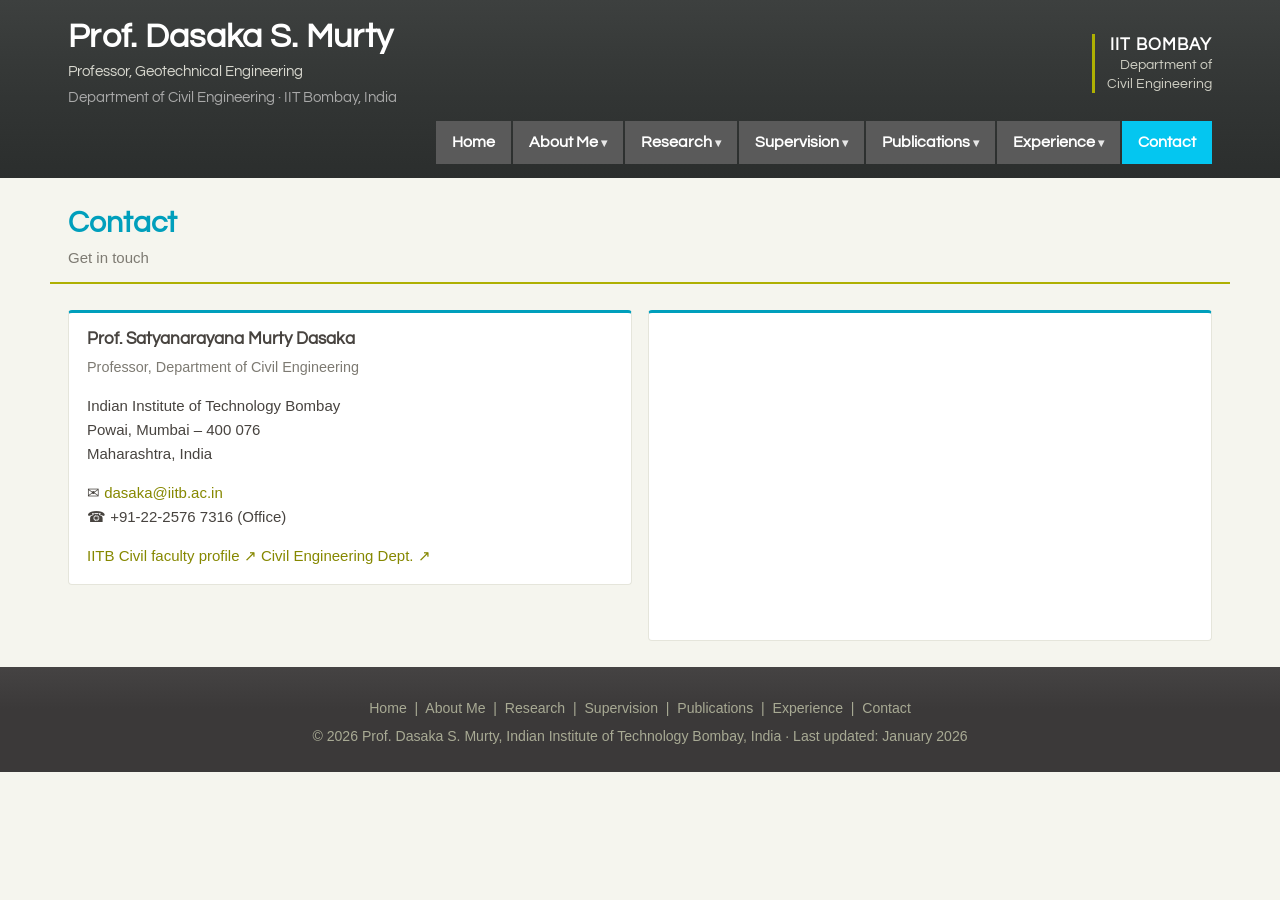
<file: contact.html>
<!doctype html>
<html lang="en">
<head>
<meta charset="utf-8">
<meta name="viewport" content="width=device-width, initial-scale=1">
<title>Contact | Prof. Dasaka S. Murty</title>
<link href="https://fonts.googleapis.com/css2?family=Questrial&display=swap" rel="stylesheet">
<link rel="stylesheet" href="assets/style.css">
</head>
<body>

<div class="page-head"><div class="wrap">
  <h1>Contact</h1>
  <p>Get in touch</p>
</div></div>

<section>
  <div class="wrap grid c2" style="align-items:start">
    <div class="card">
      <h3>Prof. Satyanarayana Murty Dasaka</h3>
      <p class="meta" style="margin-top:0">Professor, Department of Civil Engineering</p>
      <p>Indian Institute of Technology Bombay<br>Powai, Mumbai – 400 076<br>Maharashtra, India</p>
      <p>✉ <a href="mailto:dasaka@iitb.ac.in">dasaka@iitb.ac.in</a><br>☎ +91-22-2576 7316 (Office)</p>
      <div class="profiles" style="margin-top:14px">
        <a href="https://www.civil.iitb.ac.in/faculty/details/dasaka-murty" target="_blank" rel="noopener">IITB Civil faculty profile ↗</a>
        <a href="https://www.civil.iitb.ac.in/" target="_blank" rel="noopener">Civil Engineering Dept. ↗</a>
      </div>
    </div>
    <div class="card" style="padding:0;overflow:hidden">
      <iframe title="IIT Bombay map" src="https://www.google.com/maps?q=Department+of+Civil+Engineering,+IIT+Bombay,+Powai&output=embed" style="width:100%;height:320px;border:0" loading="lazy"></iframe>
    </div>
  </div>
</section>

<script src="assets/site.js"></script>
</body>
</html>
</file>
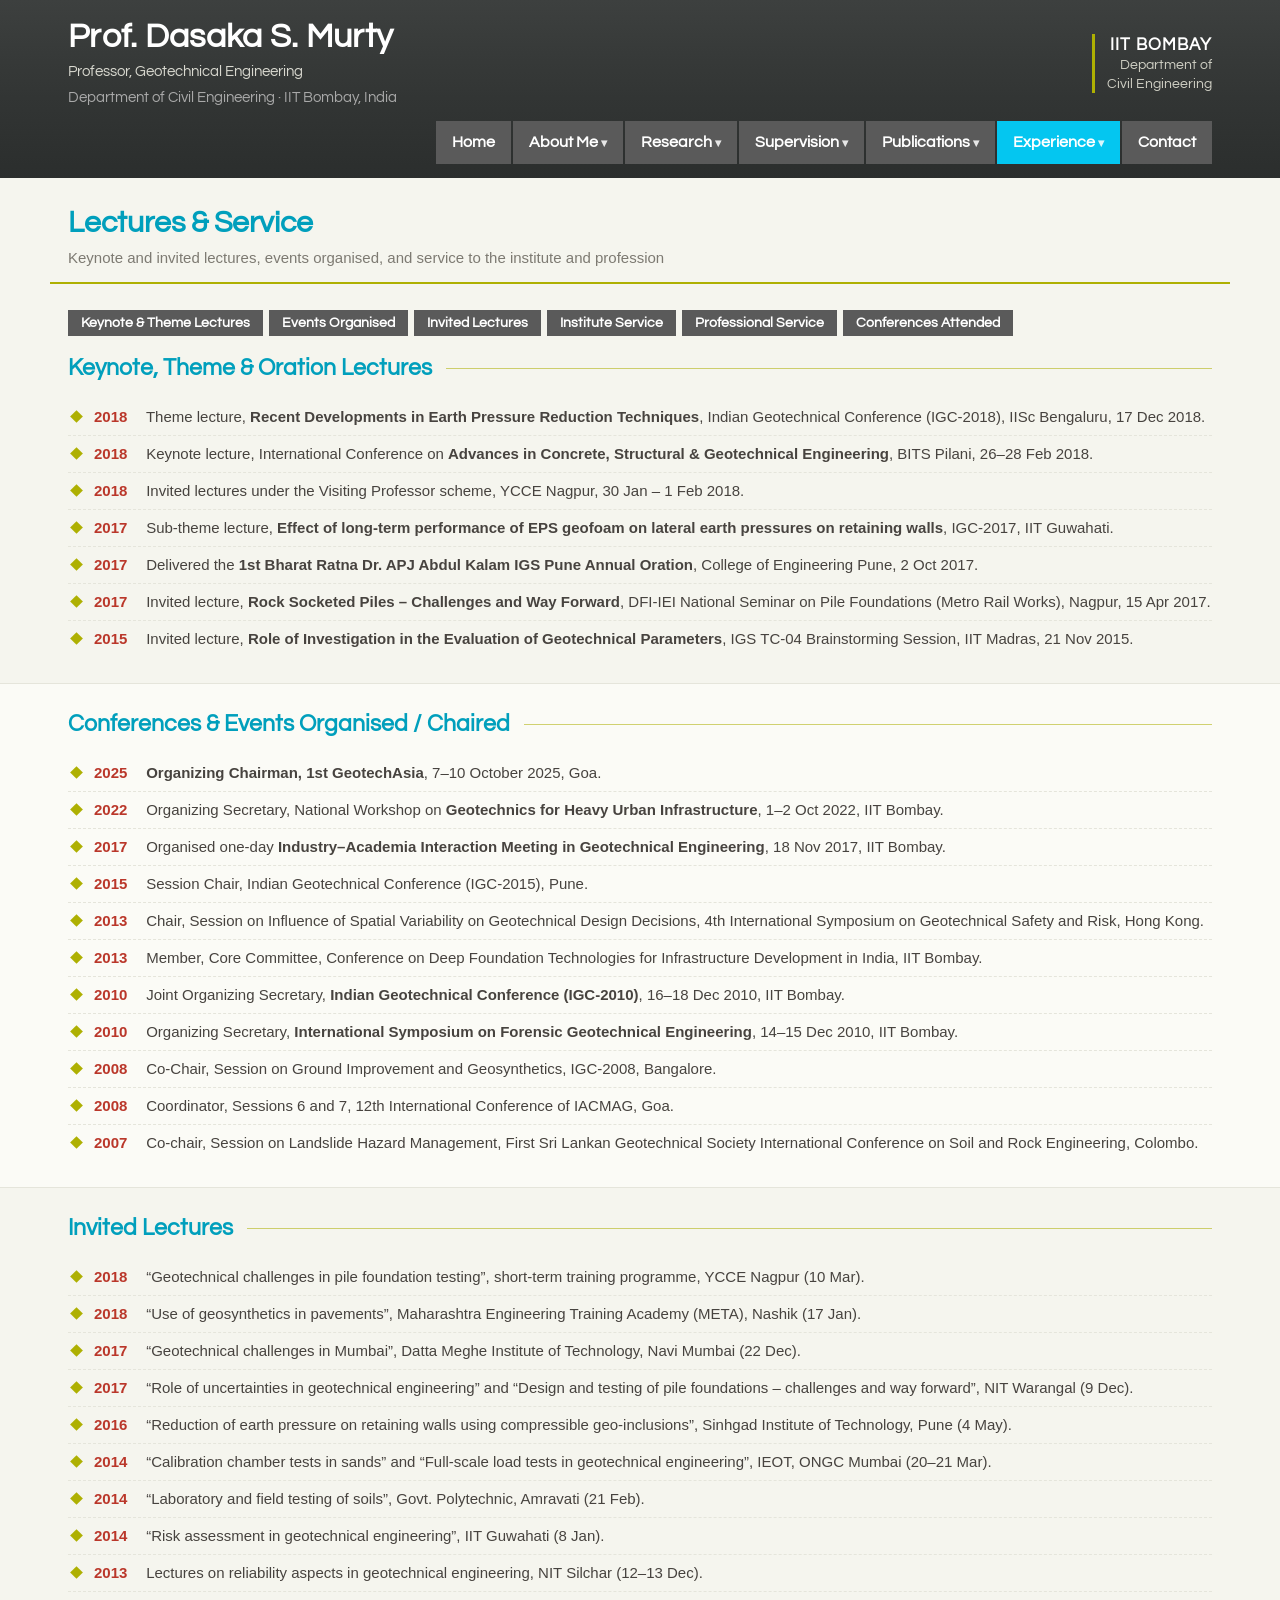
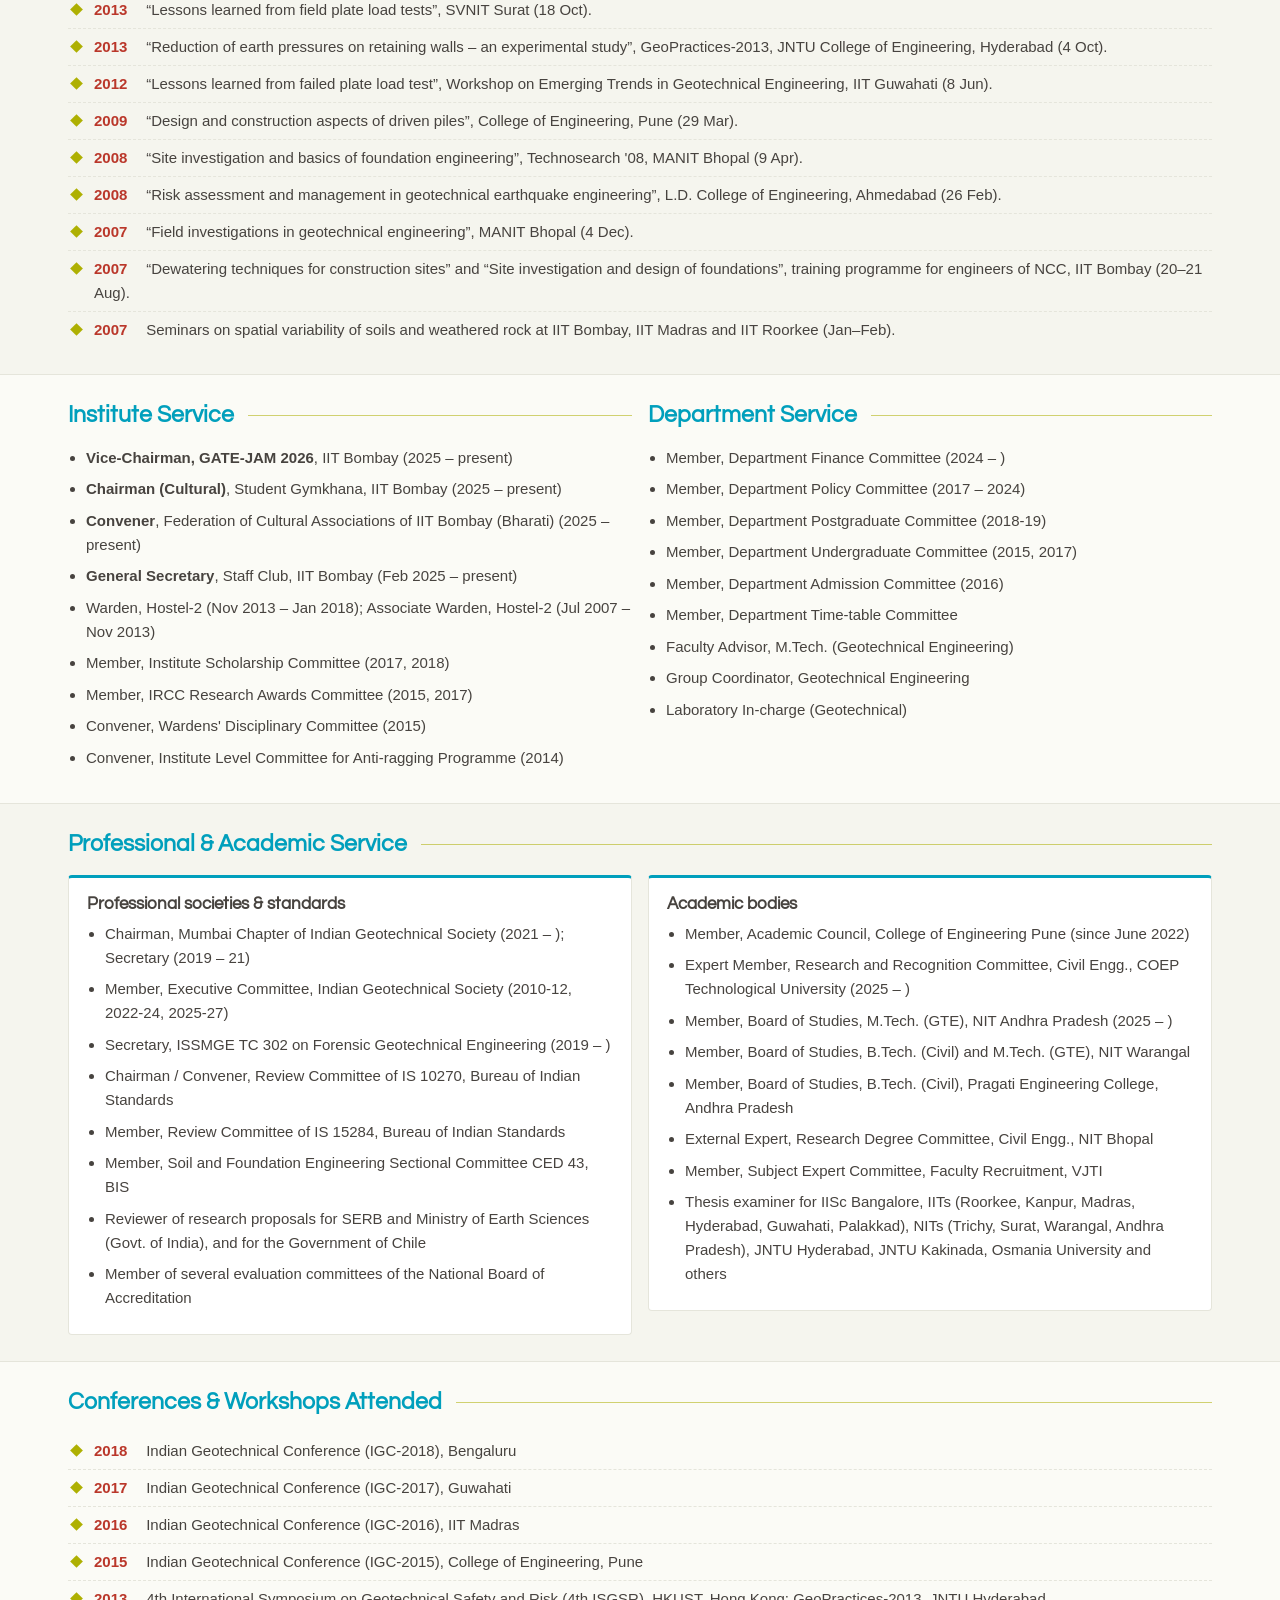
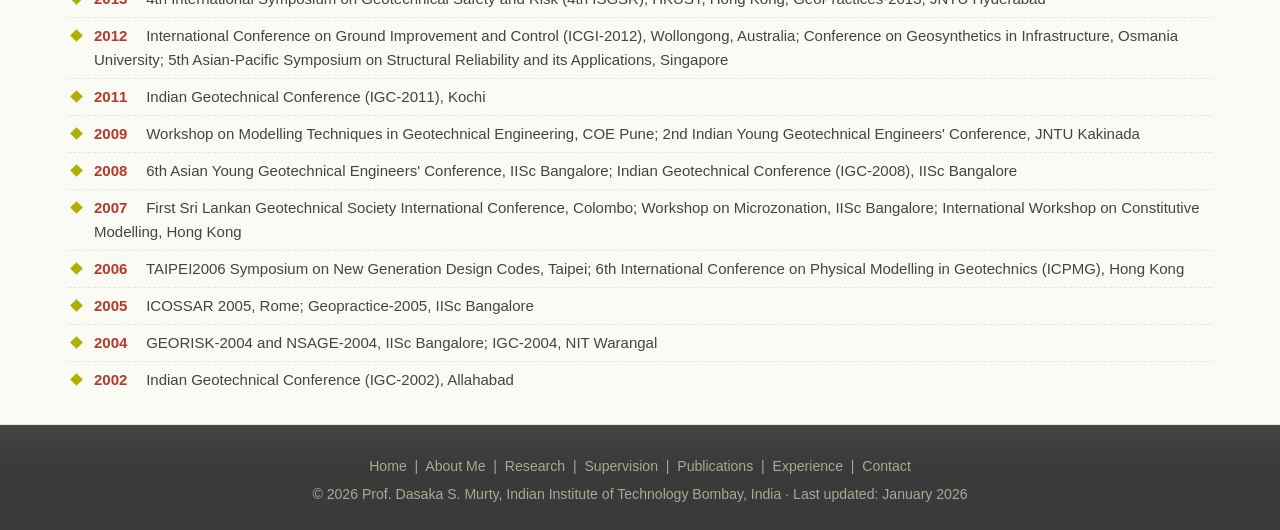
<file: outreach.html>
<!doctype html>
<html lang="en">
<head>
<meta charset="utf-8">
<meta name="viewport" content="width=device-width, initial-scale=1">
<title>Lectures &amp; Service | Prof. Dasaka S. Murty</title>
<link href="https://fonts.googleapis.com/css2?family=Questrial&display=swap" rel="stylesheet">
<link rel="stylesheet" href="assets/style.css">
</head>
<body>

<div class="page-head"><div class="wrap">
  <h1>Lectures &amp; Service</h1>
  <p>Keynote and invited lectures, events organised, and service to the institute and profession</p>
</div></div>

<section>
  <div class="wrap">
    <div class="subnav">
      <a href="#keynotes">Keynote &amp; Theme Lectures</a><a href="#organised">Events Organised</a><a href="#invited">Invited Lectures</a><a href="#institute">Institute Service</a><a href="#profession">Professional Service</a><a href="#conferences">Conferences Attended</a>
    </div>

    <div class="section-title" id="keynotes"><h2>Keynote, Theme &amp; Oration Lectures</h2></div>
    <ul class="ticks">
      <li><span class="year">2018</span> Theme lecture, <b>Recent Developments in Earth Pressure Reduction Techniques</b>, Indian Geotechnical Conference (IGC-2018), IISc Bengaluru, 17 Dec 2018.</li>
      <li><span class="year">2018</span> Keynote lecture, International Conference on <b>Advances in Concrete, Structural &amp; Geotechnical Engineering</b>, BITS Pilani, 26–28 Feb 2018.</li>
      <li><span class="year">2018</span> Invited lectures under the Visiting Professor scheme, YCCE Nagpur, 30 Jan – 1 Feb 2018.</li>
      <li><span class="year">2017</span> Sub-theme lecture, <b>Effect of long-term performance of EPS geofoam on lateral earth pressures on retaining walls</b>, IGC-2017, IIT Guwahati.</li>
      <li><span class="year">2017</span> Delivered the <b>1st Bharat Ratna Dr. APJ Abdul Kalam IGS Pune Annual Oration</b>, College of Engineering Pune, 2 Oct 2017.</li>
      <li><span class="year">2017</span> Invited lecture, <b>Rock Socketed Piles – Challenges and Way Forward</b>, DFI-IEI National Seminar on Pile Foundations (Metro Rail Works), Nagpur, 15 Apr 2017.</li>
      <li><span class="year">2015</span> Invited lecture, <b>Role of Investigation in the Evaluation of Geotechnical Parameters</b>, IGS TC-04 Brainstorming Session, IIT Madras, 21 Nov 2015.</li>
    </ul>
  </div>
</section>

<section class="alt" id="organised">
  <div class="wrap">
    <div class="section-title"><h2>Conferences &amp; Events Organised / Chaired</h2></div>
    <ul class="ticks">
      <li><span class="year">2025</span> <b>Organizing Chairman, 1st GeotechAsia</b>, 7–10 October 2025, Goa.</li>
      <li><span class="year">2022</span> Organizing Secretary, National Workshop on <b>Geotechnics for Heavy Urban Infrastructure</b>, 1–2 Oct 2022, IIT Bombay.</li>
      <li><span class="year">2017</span> Organised one-day <b>Industry–Academia Interaction Meeting in Geotechnical Engineering</b>, 18 Nov 2017, IIT Bombay.</li>
      <li><span class="year">2015</span> Session Chair, Indian Geotechnical Conference (IGC-2015), Pune.</li>
      <li><span class="year">2013</span> Chair, Session on Influence of Spatial Variability on Geotechnical Design Decisions, 4th International Symposium on Geotechnical Safety and Risk, Hong Kong.</li>
      <li><span class="year">2013</span> Member, Core Committee, Conference on Deep Foundation Technologies for Infrastructure Development in India, IIT Bombay.</li>
      <li><span class="year">2010</span> Joint Organizing Secretary, <b>Indian Geotechnical Conference (IGC-2010)</b>, 16–18 Dec 2010, IIT Bombay.</li>
      <li><span class="year">2010</span> Organizing Secretary, <b>International Symposium on Forensic Geotechnical Engineering</b>, 14–15 Dec 2010, IIT Bombay.</li>
      <li><span class="year">2008</span> Co-Chair, Session on Ground Improvement and Geosynthetics, IGC-2008, Bangalore.</li>
      <li><span class="year">2008</span> Coordinator, Sessions 6 and 7, 12th International Conference of IACMAG, Goa.</li>
      <li><span class="year">2007</span> Co-chair, Session on Landslide Hazard Management, First Sri Lankan Geotechnical Society International Conference on Soil and Rock Engineering, Colombo.</li>
    </ul>
  </div>
</section>

<section id="invited">
  <div class="wrap">
    <div class="section-title"><h2>Invited Lectures</h2></div>
    <ul class="ticks">
      <li><span class="year">2018</span> “Geotechnical challenges in pile foundation testing”, short-term training programme, YCCE Nagpur (10 Mar).</li>
      <li><span class="year">2018</span> “Use of geosynthetics in pavements”, Maharashtra Engineering Training Academy (META), Nashik (17 Jan).</li>
      <li><span class="year">2017</span> “Geotechnical challenges in Mumbai”, Datta Meghe Institute of Technology, Navi Mumbai (22 Dec).</li>
      <li><span class="year">2017</span> “Role of uncertainties in geotechnical engineering” and “Design and testing of pile foundations – challenges and way forward”, NIT Warangal (9 Dec).</li>
      <li><span class="year">2016</span> “Reduction of earth pressure on retaining walls using compressible geo-inclusions”, Sinhgad Institute of Technology, Pune (4 May).</li>
      <li><span class="year">2014</span> “Calibration chamber tests in sands” and “Full-scale load tests in geotechnical engineering”, IEOT, ONGC Mumbai (20–21 Mar).</li>
      <li><span class="year">2014</span> “Laboratory and field testing of soils”, Govt. Polytechnic, Amravati (21 Feb).</li>
      <li><span class="year">2014</span> “Risk assessment in geotechnical engineering”, IIT Guwahati (8 Jan).</li>
      <li><span class="year">2013</span> Lectures on reliability aspects in geotechnical engineering, NIT Silchar (12–13 Dec).</li>
      <li><span class="year">2013</span> “Lessons learned from field plate load tests”, SVNIT Surat (18 Oct).</li>
      <li><span class="year">2013</span> “Reduction of earth pressures on retaining walls – an experimental study”, GeoPractices-2013, JNTU College of Engineering, Hyderabad (4 Oct).</li>
      <li><span class="year">2012</span> “Lessons learned from failed plate load test”, Workshop on Emerging Trends in Geotechnical Engineering, IIT Guwahati (8 Jun).</li>
      <li><span class="year">2009</span> “Design and construction aspects of driven piles”, College of Engineering, Pune (29 Mar).</li>
      <li><span class="year">2008</span> “Site investigation and basics of foundation engineering”, Technosearch '08, MANIT Bhopal (9 Apr).</li>
      <li><span class="year">2008</span> “Risk assessment and management in geotechnical earthquake engineering”, L.D. College of Engineering, Ahmedabad (26 Feb).</li>
      <li><span class="year">2007</span> “Field investigations in geotechnical engineering”, MANIT Bhopal (4 Dec).</li>
      <li><span class="year">2007</span> “Dewatering techniques for construction sites” and “Site investigation and design of foundations”, training programme for engineers of NCC, IIT Bombay (20–21 Aug).</li>
      <li><span class="year">2007</span> Seminars on spatial variability of soils and weathered rock at IIT Bombay, IIT Madras and IIT Roorkee (Jan–Feb).</li>
    </ul>
  </div>
</section>

<section class="alt" id="institute">
  <div class="wrap grid c2" style="align-items:start">
    <div>
      <div class="section-title"><h2>Institute Service</h2></div>
      <ul class="clean">
        <li><b>Vice-Chairman, GATE-JAM 2026</b>, IIT Bombay (2025 – present)</li>
        <li><b>Chairman (Cultural)</b>, Student Gymkhana, IIT Bombay (2025 – present)</li>
        <li><b>Convener</b>, Federation of Cultural Associations of IIT Bombay (Bharati) (2025 – present)</li>
        <li><b>General Secretary</b>, Staff Club, IIT Bombay (Feb 2025 – present)</li>
        <li>Warden, Hostel-2 (Nov 2013 – Jan 2018); Associate Warden, Hostel-2 (Jul 2007 – Nov 2013)</li>
        <li>Member, Institute Scholarship Committee (2017, 2018)</li>
        <li>Member, IRCC Research Awards Committee (2015, 2017)</li>
        <li>Convener, Wardens' Disciplinary Committee (2015)</li>
        <li>Convener, Institute Level Committee for Anti-ragging Programme (2014)</li>
      </ul>
    </div>
    <div>
      <div class="section-title"><h2>Department Service</h2></div>
      <ul class="clean">
        <li>Member, Department Finance Committee (2024 – )</li>
        <li>Member, Department Policy Committee (2017 – 2024)</li>
        <li>Member, Department Postgraduate Committee (2018-19)</li>
        <li>Member, Department Undergraduate Committee (2015, 2017)</li>
        <li>Member, Department Admission Committee (2016)</li>
        <li>Member, Department Time-table Committee</li>
        <li>Faculty Advisor, M.Tech. (Geotechnical Engineering)</li>
        <li>Group Coordinator, Geotechnical Engineering</li>
        <li>Laboratory In-charge (Geotechnical)</li>
      </ul>
    </div>
  </div>
</section>

<section id="profession">
  <div class="wrap">
    <div class="section-title"><h2>Professional &amp; Academic Service</h2></div>
    <div class="grid c2" style="align-items:start">
      <div class="card">
        <h3>Professional societies &amp; standards</h3>
        <ul class="clean">
          <li>Chairman, Mumbai Chapter of Indian Geotechnical Society (2021 – ); Secretary (2019 – 21)</li>
          <li>Member, Executive Committee, Indian Geotechnical Society (2010-12, 2022-24, 2025-27)</li>
          <li>Secretary, ISSMGE TC 302 on Forensic Geotechnical Engineering (2019 – )</li>
          <li>Chairman / Convener, Review Committee of IS 10270, Bureau of Indian Standards</li>
          <li>Member, Review Committee of IS 15284, Bureau of Indian Standards</li>
          <li>Member, Soil and Foundation Engineering Sectional Committee CED 43, BIS</li>
          <li>Reviewer of research proposals for SERB and Ministry of Earth Sciences (Govt. of India), and for the Government of Chile</li>
          <li>Member of several evaluation committees of the National Board of Accreditation</li>
        </ul>
      </div>
      <div class="card">
        <h3>Academic bodies</h3>
        <ul class="clean">
          <li>Member, Academic Council, College of Engineering Pune (since June 2022)</li>
          <li>Expert Member, Research and Recognition Committee, Civil Engg., COEP Technological University (2025 – )</li>
          <li>Member, Board of Studies, M.Tech. (GTE), NIT Andhra Pradesh (2025 – )</li>
          <li>Member, Board of Studies, B.Tech. (Civil) and M.Tech. (GTE), NIT Warangal</li>
          <li>Member, Board of Studies, B.Tech. (Civil), Pragati Engineering College, Andhra Pradesh</li>
          <li>External Expert, Research Degree Committee, Civil Engg., NIT Bhopal</li>
          <li>Member, Subject Expert Committee, Faculty Recruitment, VJTI</li>
          <li>Thesis examiner for IISc Bangalore, IITs (Roorkee, Kanpur, Madras, Hyderabad, Guwahati, Palakkad), NITs (Trichy, Surat, Warangal, Andhra Pradesh), JNTU Hyderabad, JNTU Kakinada, Osmania University and others</li>
        </ul>
      </div>
    </div>
  </div>
</section>

<section class="alt" id="conferences">
  <div class="wrap">
    <div class="section-title"><h2>Conferences &amp; Workshops Attended</h2></div>
    <ul class="ticks">
      <li><span class="year">2018</span> Indian Geotechnical Conference (IGC-2018), Bengaluru</li>
      <li><span class="year">2017</span> Indian Geotechnical Conference (IGC-2017), Guwahati</li>
      <li><span class="year">2016</span> Indian Geotechnical Conference (IGC-2016), IIT Madras</li>
      <li><span class="year">2015</span> Indian Geotechnical Conference (IGC-2015), College of Engineering, Pune</li>
      <li><span class="year">2013</span> 4th International Symposium on Geotechnical Safety and Risk (4th ISGSR), HKUST, Hong Kong; GeoPractices-2013, JNTU Hyderabad</li>
      <li><span class="year">2012</span> International Conference on Ground Improvement and Control (ICGI-2012), Wollongong, Australia; Conference on Geosynthetics in Infrastructure, Osmania University; 5th Asian-Pacific Symposium on Structural Reliability and its Applications, Singapore</li>
      <li><span class="year">2011</span> Indian Geotechnical Conference (IGC-2011), Kochi</li>
      <li><span class="year">2009</span> Workshop on Modelling Techniques in Geotechnical Engineering, COE Pune; 2nd Indian Young Geotechnical Engineers' Conference, JNTU Kakinada</li>
      <li><span class="year">2008</span> 6th Asian Young Geotechnical Engineers' Conference, IISc Bangalore; Indian Geotechnical Conference (IGC-2008), IISc Bangalore</li>
      <li><span class="year">2007</span> First Sri Lankan Geotechnical Society International Conference, Colombo; Workshop on Microzonation, IISc Bangalore; International Workshop on Constitutive Modelling, Hong Kong</li>
      <li><span class="year">2006</span> TAIPEI2006 Symposium on New Generation Design Codes, Taipei; 6th International Conference on Physical Modelling in Geotechnics (ICPMG), Hong Kong</li>
      <li><span class="year">2005</span> ICOSSAR 2005, Rome; Geopractice-2005, IISc Bangalore</li>
      <li><span class="year">2004</span> GEORISK-2004 and NSAGE-2004, IISc Bangalore; IGC-2004, NIT Warangal</li>
      <li><span class="year">2002</span> Indian Geotechnical Conference (IGC-2002), Allahabad</li>
    </ul>
  </div>
</section>

<script src="assets/site.js"></script>
</body>
</html>
</file>
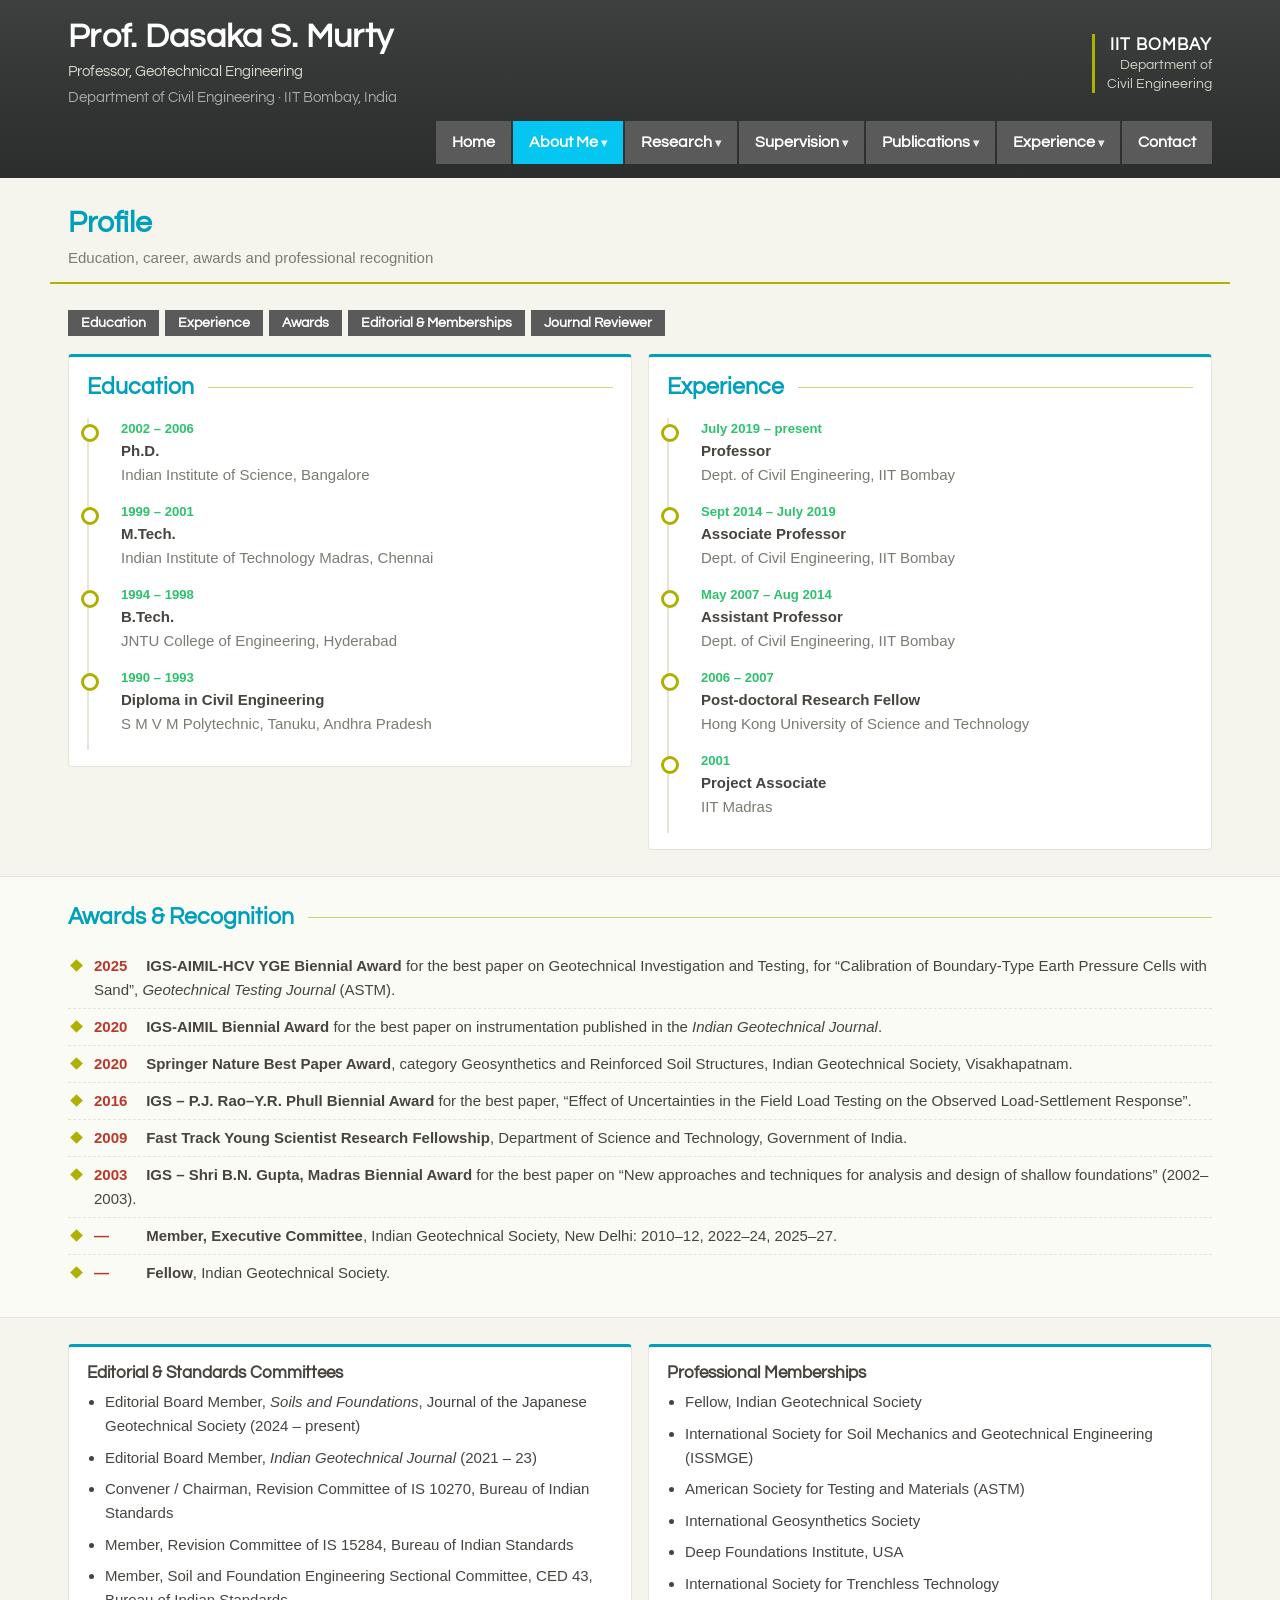
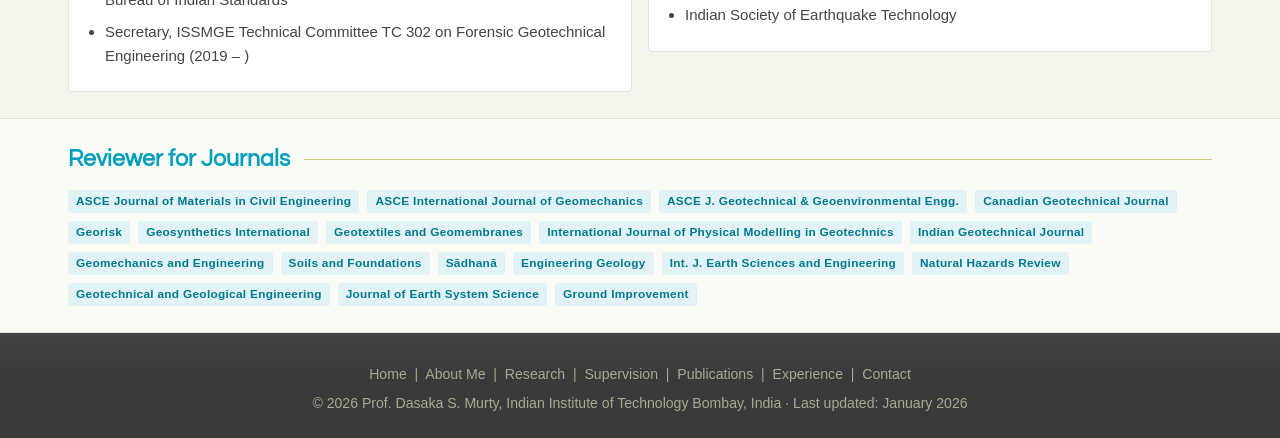
<file: profile.html>
<!doctype html>
<html lang="en">
<head>
<meta charset="utf-8">
<meta name="viewport" content="width=device-width, initial-scale=1">
<title>Profile | Prof. Dasaka S. Murty</title>
<link href="https://fonts.googleapis.com/css2?family=Questrial&display=swap" rel="stylesheet">
<link rel="stylesheet" href="assets/style.css">
</head>
<body>

<div class="page-head"><div class="wrap">
  <h1>Profile</h1>
  <p>Education, career, awards and professional recognition</p>
</div></div>

<section>
  <div class="wrap">
    <div class="subnav">
      <a href="#education">Education</a><a href="#experience">Experience</a><a href="#awards">Awards</a><a href="#editorial">Editorial &amp; Memberships</a><a href="#reviewer">Journal Reviewer</a>
    </div>

    <div class="grid c2" style="align-items:start">
      <div class="card" id="education">
        <div class="section-title"><h2>Education</h2></div>
        <ul class="timeline">
          <li><div class="when">2002 – 2006</div><div class="what">Ph.D.</div><div class="where">Indian Institute of Science, Bangalore</div></li>
          <li><div class="when">1999 – 2001</div><div class="what">M.Tech.</div><div class="where">Indian Institute of Technology Madras, Chennai</div></li>
          <li><div class="when">1994 – 1998</div><div class="what">B.Tech.</div><div class="where">JNTU College of Engineering, Hyderabad</div></li>
          <li><div class="when">1990 – 1993</div><div class="what">Diploma in Civil Engineering</div><div class="where">S M V M Polytechnic, Tanuku, Andhra Pradesh</div></li>
        </ul>
      </div>
      <div class="card" id="experience">
        <div class="section-title"><h2>Experience</h2></div>
        <ul class="timeline">
          <li><div class="when">July 2019 – present</div><div class="what">Professor</div><div class="where">Dept. of Civil Engineering, IIT Bombay</div></li>
          <li><div class="when">Sept 2014 – July 2019</div><div class="what">Associate Professor</div><div class="where">Dept. of Civil Engineering, IIT Bombay</div></li>
          <li><div class="when">May 2007 – Aug 2014</div><div class="what">Assistant Professor</div><div class="where">Dept. of Civil Engineering, IIT Bombay</div></li>
          <li><div class="when">2006 – 2007</div><div class="what">Post-doctoral Research Fellow</div><div class="where">Hong Kong University of Science and Technology</div></li>
          <li><div class="when">2001</div><div class="what">Project Associate</div><div class="where">IIT Madras</div></li>
        </ul>
      </div>
    </div>
  </div>
</section>

<section class="alt" id="awards">
  <div class="wrap">
    <div class="section-title"><h2>Awards &amp; Recognition</h2></div>
    <ul class="ticks">
      <li><span class="year">2025</span> <b>IGS-AIMIL-HCV YGE Biennial Award</b> for the best paper on Geotechnical Investigation and Testing, for “Calibration of Boundary-Type Earth Pressure Cells with Sand”, <i>Geotechnical Testing Journal</i> (ASTM).</li>
      <li><span class="year">2020</span> <b>IGS-AIMIL Biennial Award</b> for the best paper on instrumentation published in the <i>Indian Geotechnical Journal</i>.</li>
      <li><span class="year">2020</span> <b>Springer Nature Best Paper Award</b>, category Geosynthetics and Reinforced Soil Structures, Indian Geotechnical Society, Visakhapatnam.</li>
      <li><span class="year">2016</span> <b>IGS – P.J. Rao–Y.R. Phull Biennial Award</b> for the best paper, “Effect of Uncertainties in the Field Load Testing on the Observed Load-Settlement Response”.</li>
      <li><span class="year">2009</span> <b>Fast Track Young Scientist Research Fellowship</b>, Department of Science and Technology, Government of India.</li>
      <li><span class="year">2003</span> <b>IGS – Shri B.N. Gupta, Madras Biennial Award</b> for the best paper on “New approaches and techniques for analysis and design of shallow foundations” (2002–2003).</li>
      <li><span class="year">—</span> <b>Member, Executive Committee</b>, Indian Geotechnical Society, New Delhi: 2010–12, 2022–24, 2025–27.</li>
      <li><span class="year">—</span> <b>Fellow</b>, Indian Geotechnical Society.</li>
    </ul>
  </div>
</section>

<section id="editorial">
  <div class="wrap grid c2" style="align-items:start">
    <div class="card">
      <h3>Editorial &amp; Standards Committees</h3>
      <ul class="clean">
        <li>Editorial Board Member, <i>Soils and Foundations</i>, Journal of the Japanese Geotechnical Society (2024 – present)</li>
        <li>Editorial Board Member, <i>Indian Geotechnical Journal</i> (2021 – 23)</li>
        <li>Convener / Chairman, Revision Committee of IS 10270, Bureau of Indian Standards</li>
        <li>Member, Revision Committee of IS 15284, Bureau of Indian Standards</li>
        <li>Member, Soil and Foundation Engineering Sectional Committee, CED 43, Bureau of Indian Standards</li>
        <li>Secretary, ISSMGE Technical Committee TC 302 on Forensic Geotechnical Engineering (2019 – )</li>
      </ul>
    </div>
    <div class="card">
      <h3>Professional Memberships</h3>
      <ul class="clean">
        <li>Fellow, Indian Geotechnical Society</li>
        <li>International Society for Soil Mechanics and Geotechnical Engineering (ISSMGE)</li>
        <li>American Society for Testing and Materials (ASTM)</li>
        <li>International Geosynthetics Society</li>
        <li>Deep Foundations Institute, USA</li>
        <li>International Society for Trenchless Technology</li>
        <li>Indian Society of Earthquake Technology</li>
      </ul>
    </div>
  </div>
</section>

<section class="alt" id="reviewer">
  <div class="wrap">
    <div class="section-title"><h2>Reviewer for Journals</h2></div>
    <div class="chips" style="margin:0">
      <span class="tag navy">ASCE Journal of Materials in Civil Engineering</span>
      <span class="tag navy">ASCE International Journal of Geomechanics</span>
      <span class="tag navy">ASCE J. Geotechnical &amp; Geoenvironmental Engg.</span>
      <span class="tag navy">Canadian Geotechnical Journal</span>
      <span class="tag navy">Georisk</span>
      <span class="tag navy">Geosynthetics International</span>
      <span class="tag navy">Geotextiles and Geomembranes</span>
      <span class="tag navy">International Journal of Physical Modelling in Geotechnics</span>
      <span class="tag navy">Indian Geotechnical Journal</span>
      <span class="tag navy">Geomechanics and Engineering</span>
      <span class="tag navy">Soils and Foundations</span>
      <span class="tag navy">Sādhanā</span>
      <span class="tag navy">Engineering Geology</span>
      <span class="tag navy">Int. J. Earth Sciences and Engineering</span>
      <span class="tag navy">Natural Hazards Review</span>
      <span class="tag navy">Geotechnical and Geological Engineering</span>
      <span class="tag navy">Journal of Earth System Science</span>
      <span class="tag navy">Ground Improvement</span>
    </div>
  </div>
</section>

<script src="assets/site.js"></script>
</body>
</html>
</file>
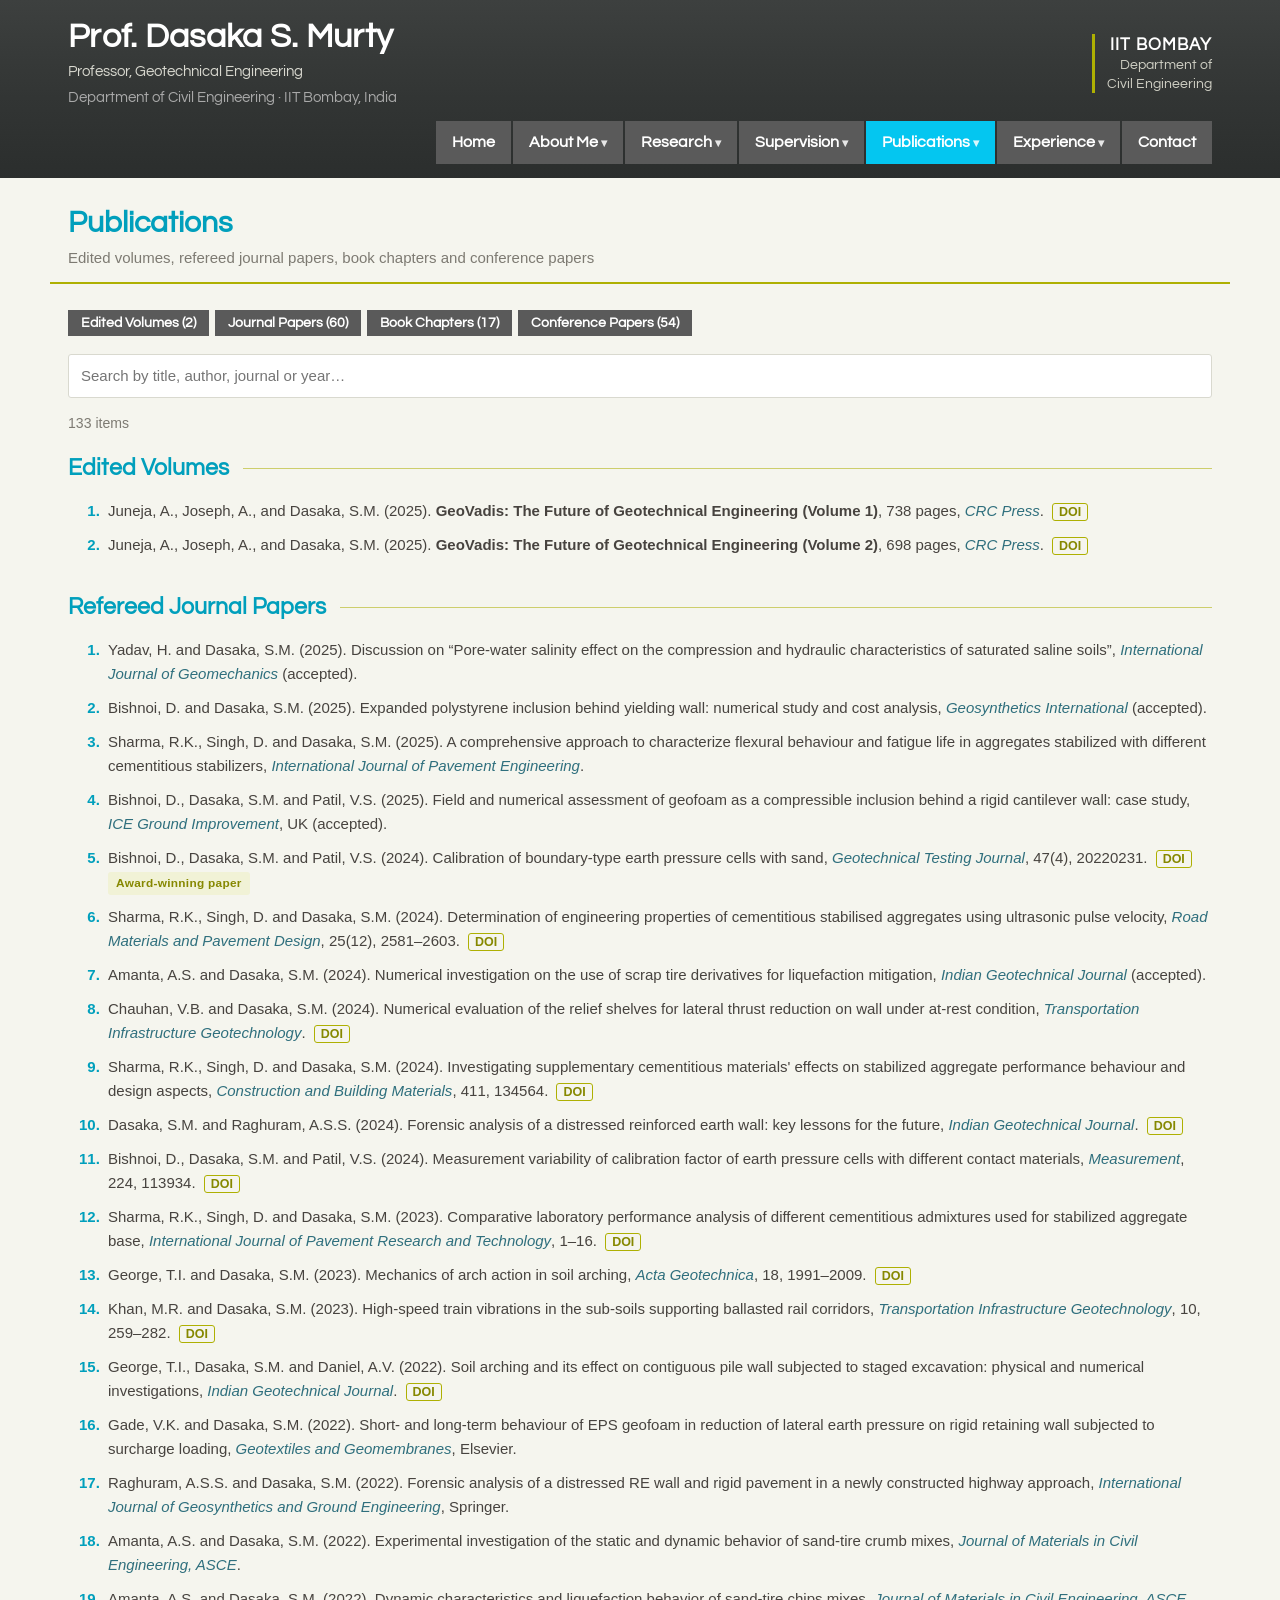
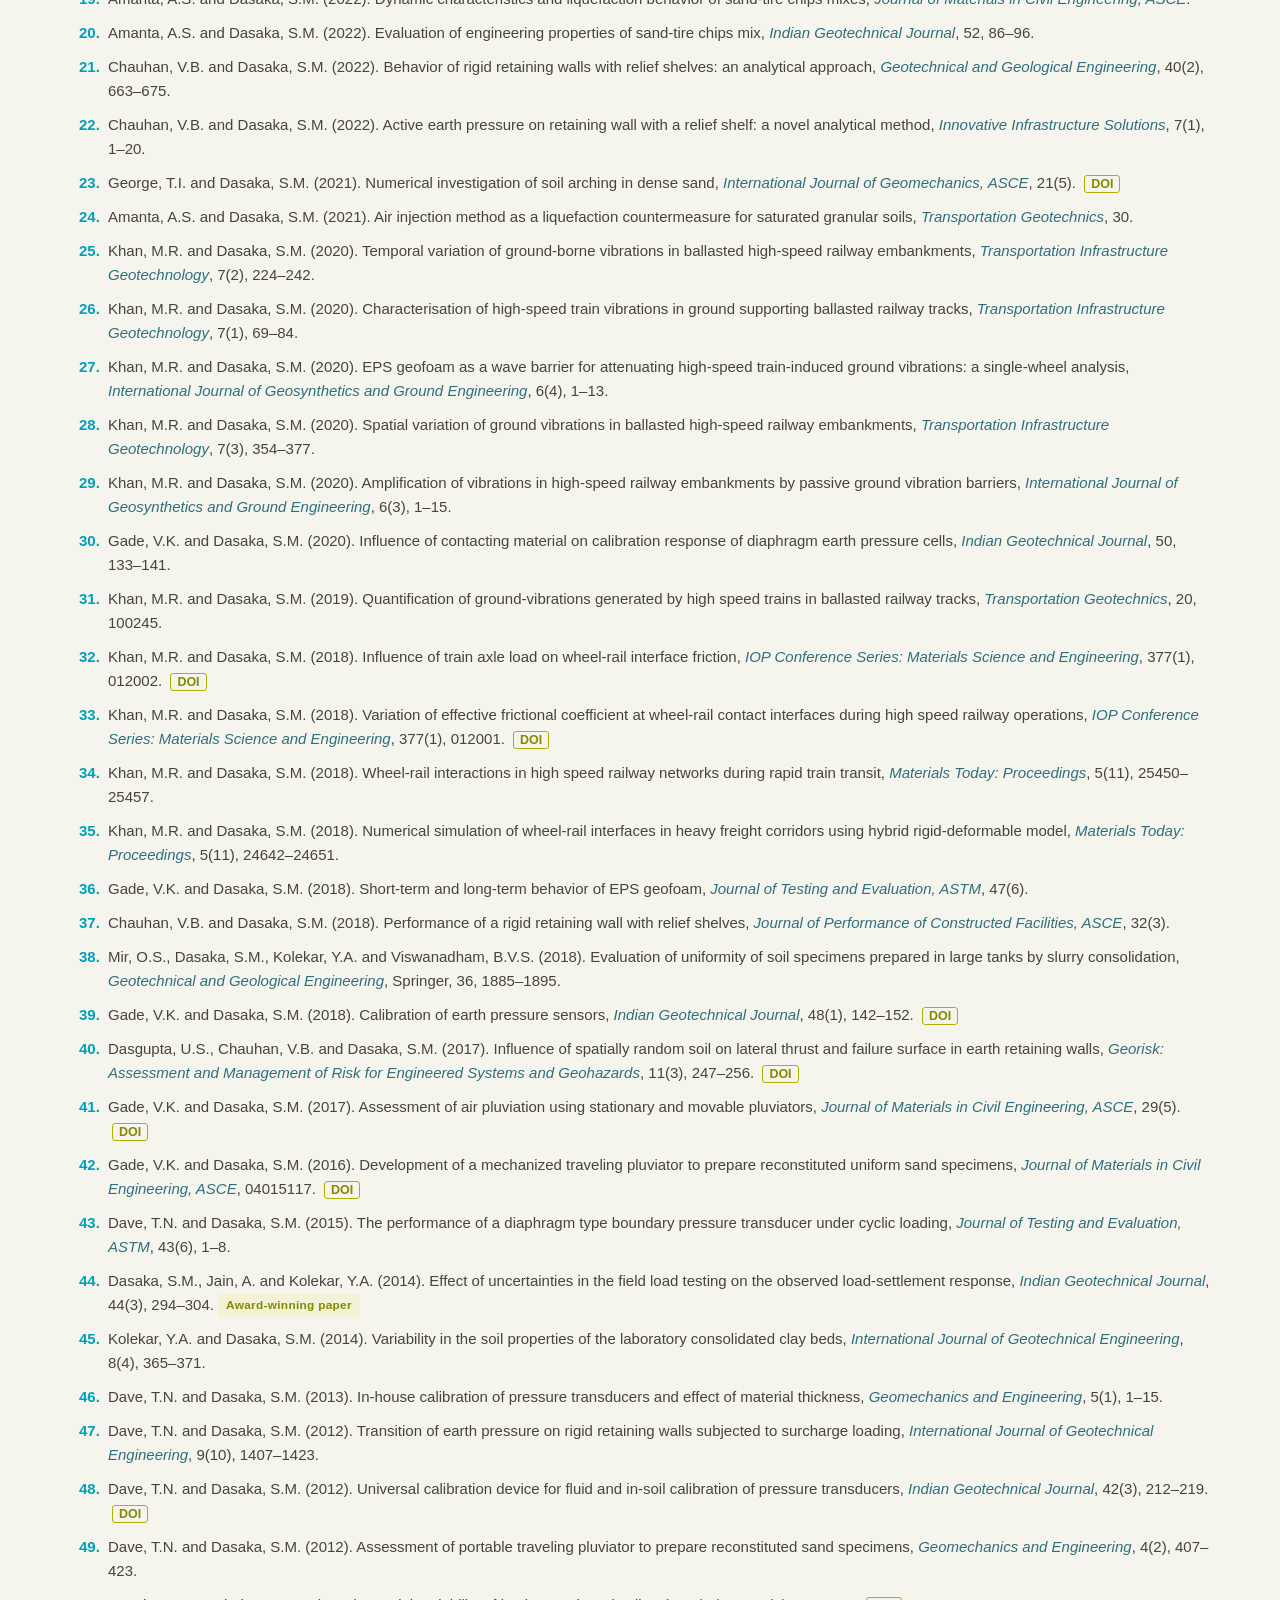
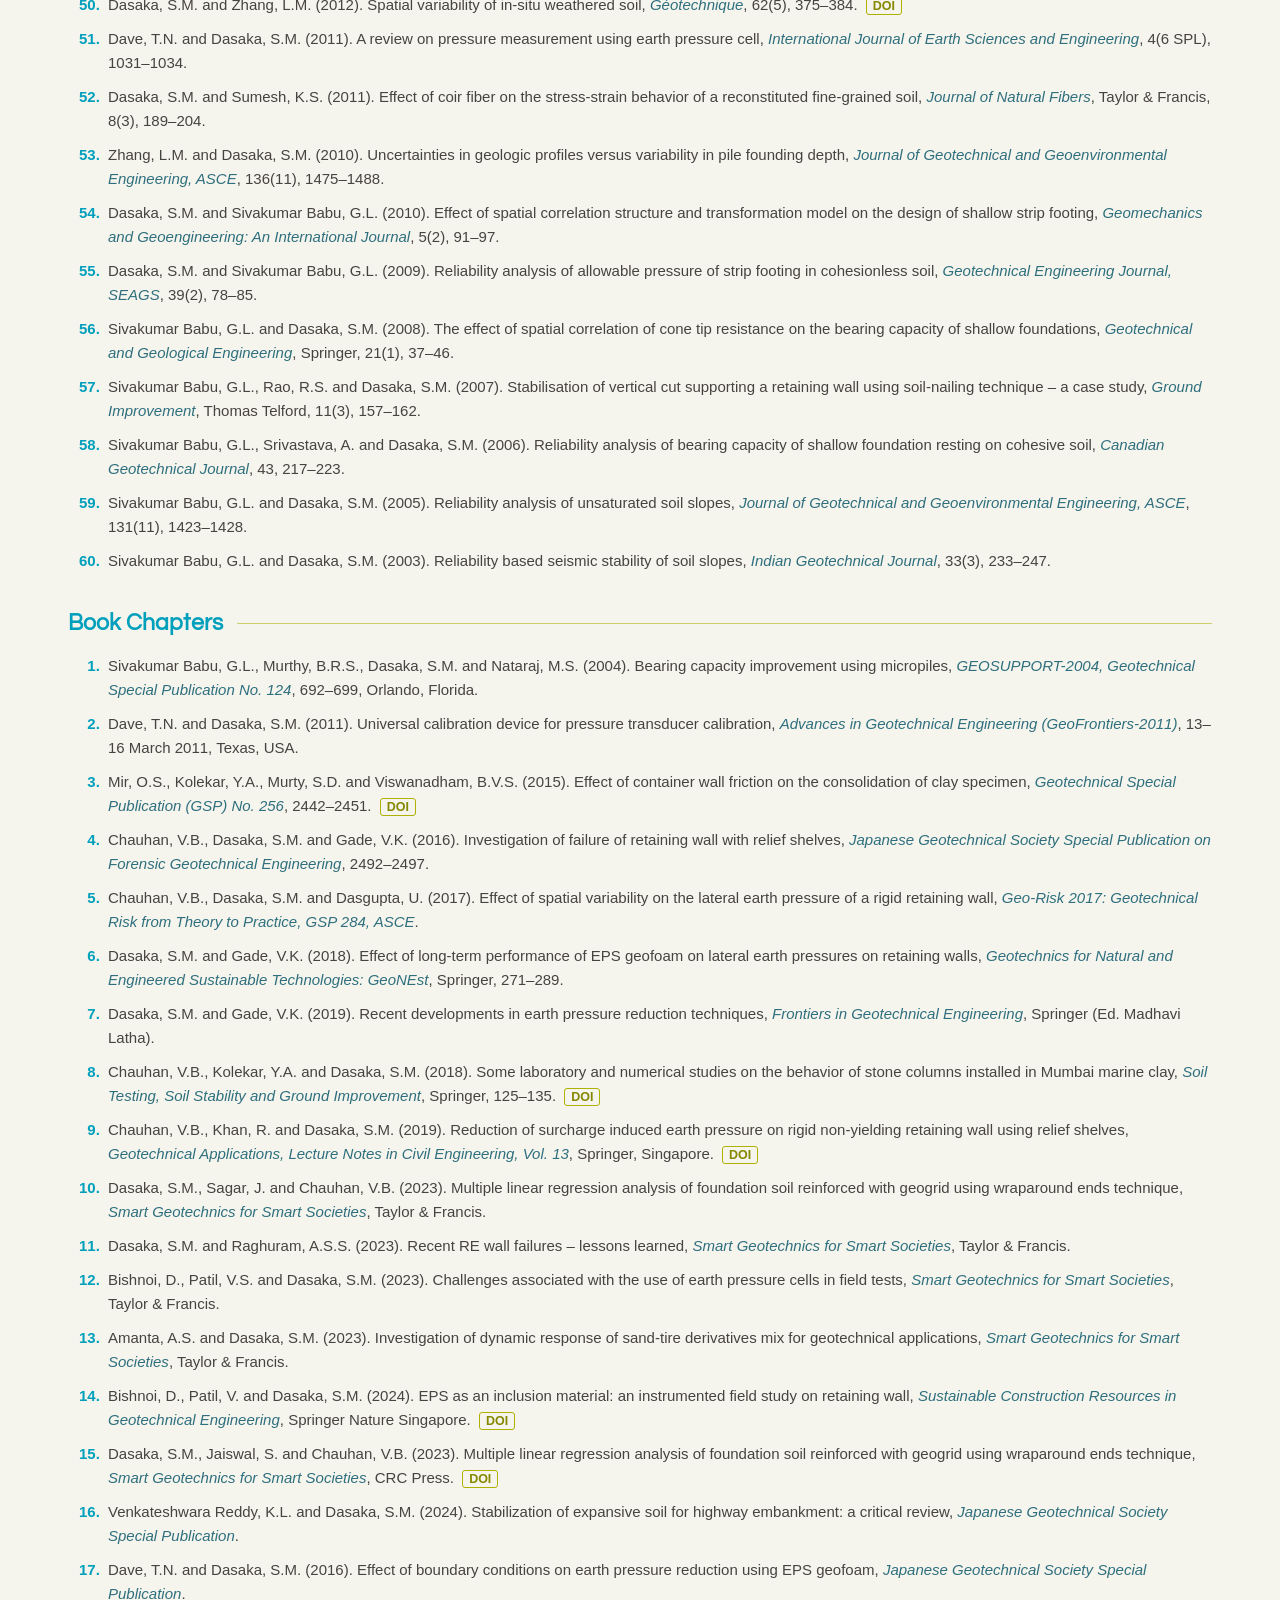
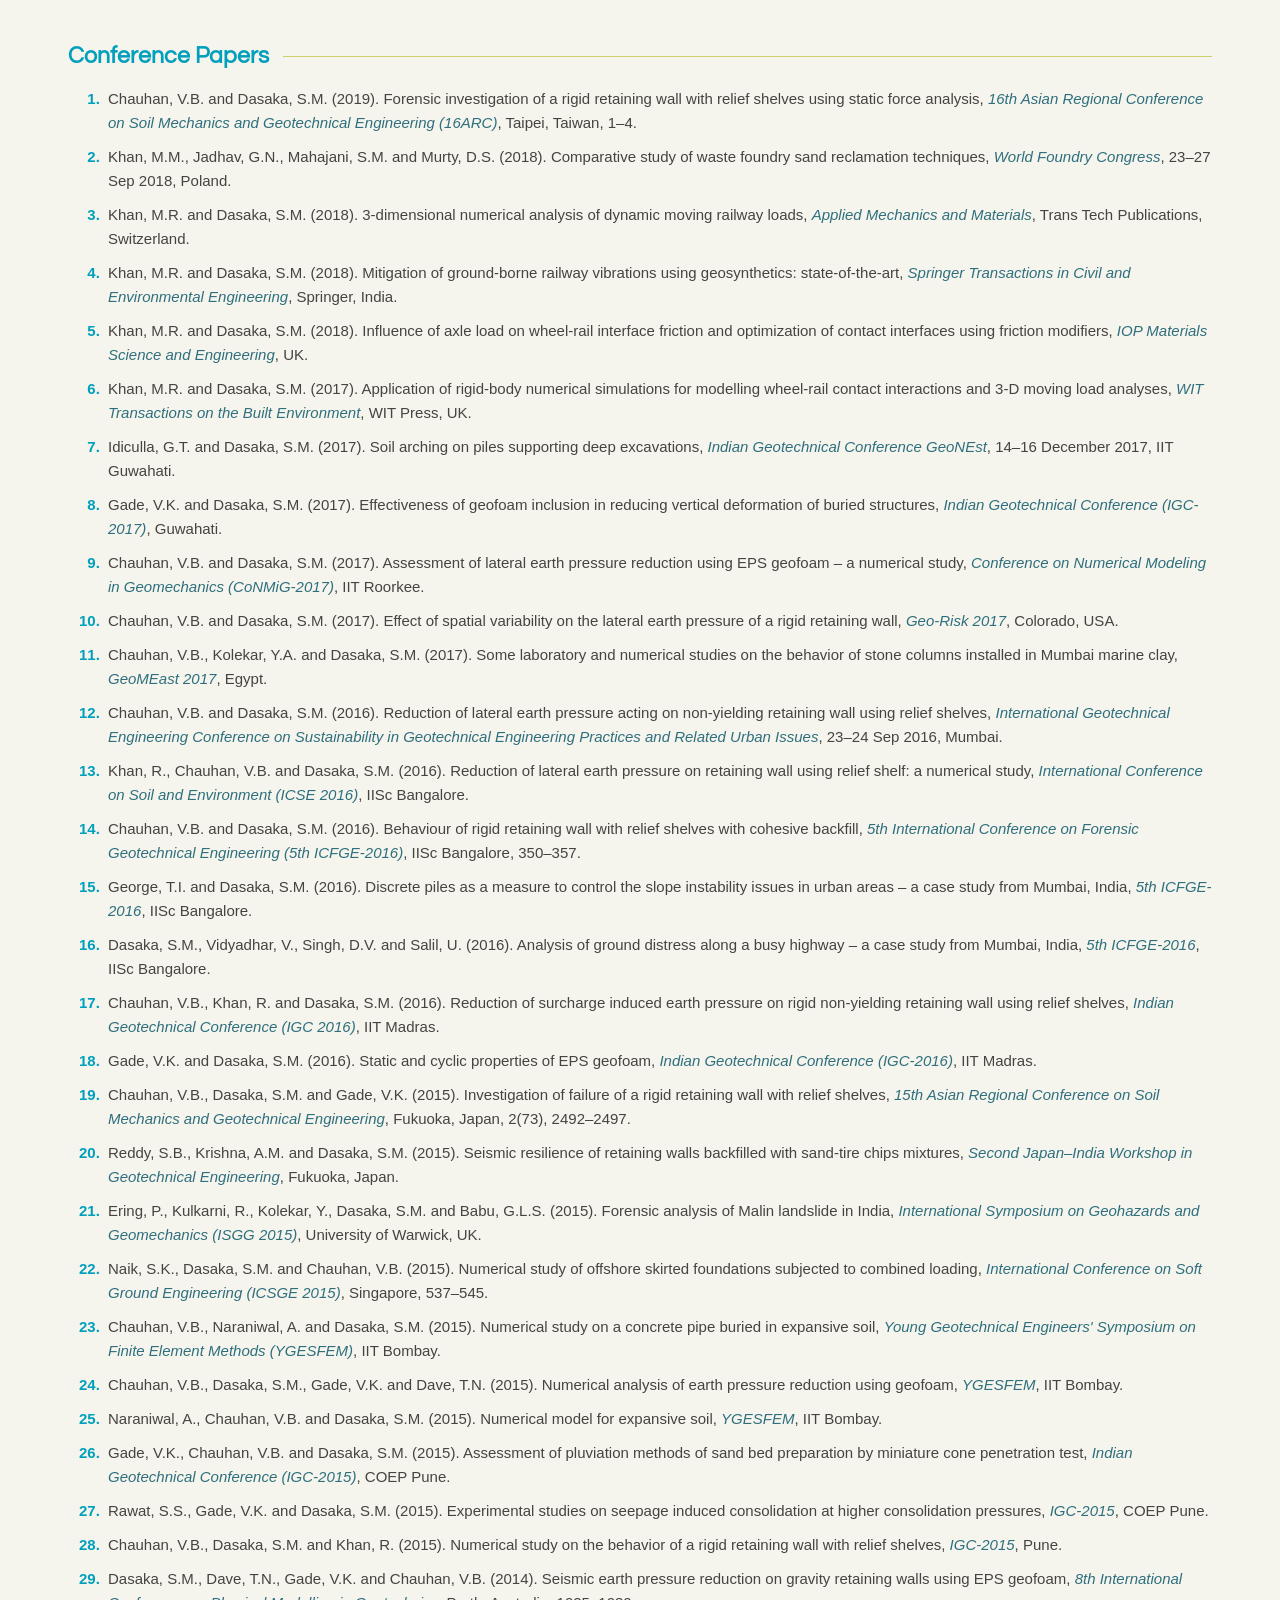
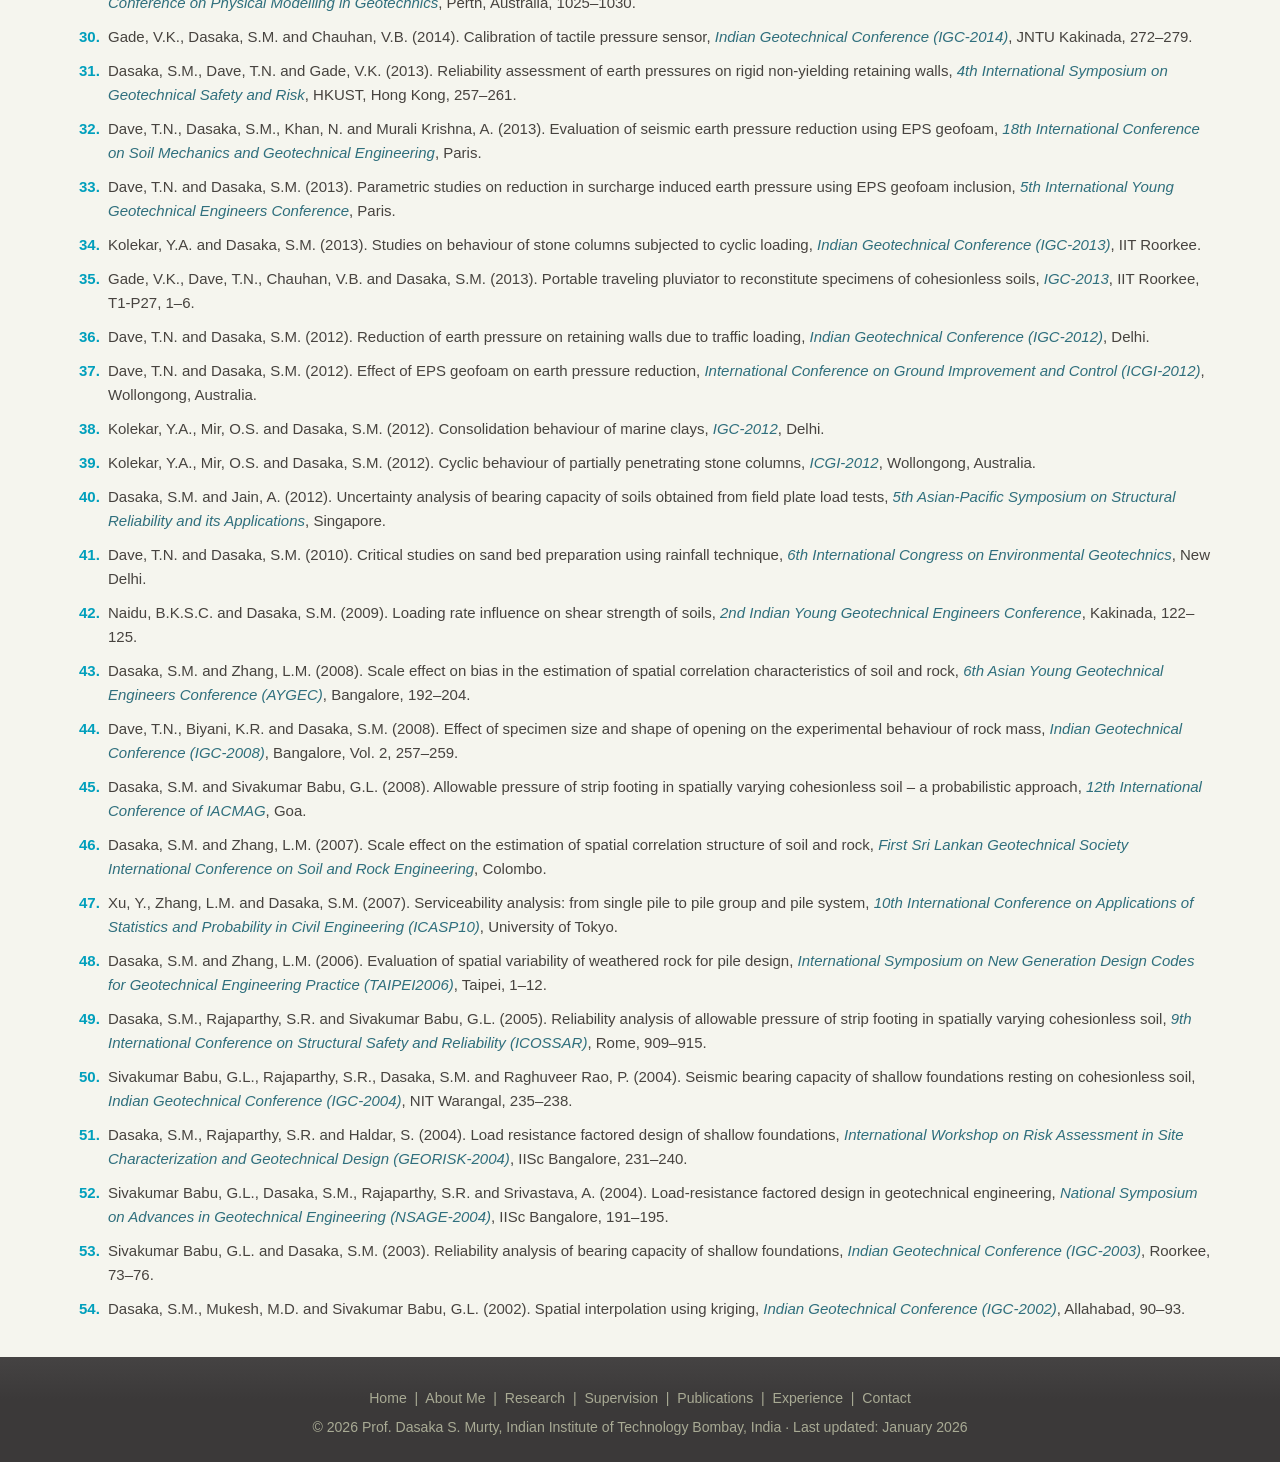
<file: publications.html>
<!doctype html>
<html lang="en">
<head>
<meta charset="utf-8">
<meta name="viewport" content="width=device-width, initial-scale=1">
<title>Publications | Prof. Dasaka S. Murty</title>
<link href="https://fonts.googleapis.com/css2?family=Questrial&display=swap" rel="stylesheet">
<link rel="stylesheet" href="assets/style.css">
</head>
<body>

<div class="page-head"><div class="wrap">
  <h1>Publications</h1>
  <p>Edited volumes, refereed journal papers, book chapters and conference papers</p>
</div></div>

<section>
  <div class="wrap">
    <div class="subnav">
      <a href="#edited">Edited Volumes (2)</a><a href="#journals">Journal Papers (60)</a><a href="#chapters">Book Chapters (17)</a><a href="#conferences">Conference Papers (54)</a>
    </div>
    <div class="pub-tools">
      <input id="pubSearch" type="search" placeholder="Search by title, author, journal or year…" aria-label="Search publications">
    </div>
    <p class="count-note" id="pubCount"></p>

    <!-- ===================== EDITED VOLUMES ===================== -->
    <div class="pub-block" id="edited">
      <div class="section-title" style="margin-top:20px"><h2>Edited Volumes</h2></div>
      <ol class="pubs">
        <li>Juneja, A., Joseph, A., and Dasaka, S.M. (2025). <b>GeoVadis: The Future of Geotechnical Engineering (Volume 1)</b>, 738 pages, <span class="venue">CRC Press</span>. <a class="doi" href="https://doi.org/10.1201/9781003645917" target="_blank" rel="noopener">DOI</a></li>
        <li>Juneja, A., Joseph, A., and Dasaka, S.M. (2025). <b>GeoVadis: The Future of Geotechnical Engineering (Volume 2)</b>, 698 pages, <span class="venue">CRC Press</span>. <a class="doi" href="https://doi.org/10.1201/9781003645931" target="_blank" rel="noopener">DOI</a></li>
      </ol>
    </div>

    <!-- ===================== JOURNALS (newest first) ===================== -->
    <div class="pub-block" id="journals">
      <div class="section-title" style="margin-top:36px"><h2>Refereed Journal Papers</h2></div>
      <ol class="pubs">
        <li>Yadav, H. and Dasaka, S.M. (2025). Discussion on “Pore-water salinity effect on the compression and hydraulic characteristics of saturated saline soils”, <span class="venue">International Journal of Geomechanics</span> (accepted).</li>
        <li>Bishnoi, D. and Dasaka, S.M. (2025). Expanded polystyrene inclusion behind yielding wall: numerical study and cost analysis, <span class="venue">Geosynthetics International</span> (accepted).</li>
        <li>Sharma, R.K., Singh, D. and Dasaka, S.M. (2025). A comprehensive approach to characterize flexural behaviour and fatigue life in aggregates stabilized with different cementitious stabilizers, <span class="venue">International Journal of Pavement Engineering</span>.</li>
        <li>Bishnoi, D., Dasaka, S.M. and Patil, V.S. (2025). Field and numerical assessment of geofoam as a compressible inclusion behind a rigid cantilever wall: case study, <span class="venue">ICE Ground Improvement</span>, UK (accepted).</li>
        <li>Bishnoi, D., Dasaka, S.M. and Patil, V.S. (2024). Calibration of boundary-type earth pressure cells with sand, <span class="venue">Geotechnical Testing Journal</span>, 47(4), 20220231. <a class="doi" href="https://doi.org/10.1520/GTJ20220231" target="_blank" rel="noopener">DOI</a> <span class="tag">Award-winning paper</span></li>
        <li>Sharma, R.K., Singh, D. and Dasaka, S.M. (2024). Determination of engineering properties of cementitious stabilised aggregates using ultrasonic pulse velocity, <span class="venue">Road Materials and Pavement Design</span>, 25(12), 2581–2603. <a class="doi" href="https://doi.org/10.1080/14680629.2024.2324951" target="_blank" rel="noopener">DOI</a></li>
        <li>Amanta, A.S. and Dasaka, S.M. (2024). Numerical investigation on the use of scrap tire derivatives for liquefaction mitigation, <span class="venue">Indian Geotechnical Journal</span> (accepted).</li>
        <li>Chauhan, V.B. and Dasaka, S.M. (2024). Numerical evaluation of the relief shelves for lateral thrust reduction on wall under at-rest condition, <span class="venue">Transportation Infrastructure Geotechnology</span>. <a class="doi" href="https://doi.org/10.1007/s40515-023-00287-1" target="_blank" rel="noopener">DOI</a></li>
        <li>Sharma, R.K., Singh, D. and Dasaka, S.M. (2024). Investigating supplementary cementitious materials' effects on stabilized aggregate performance behaviour and design aspects, <span class="venue">Construction and Building Materials</span>, 411, 134564. <a class="doi" href="https://doi.org/10.1016/j.conbuildmat.2023.134564" target="_blank" rel="noopener">DOI</a></li>
        <li>Dasaka, S.M. and Raghuram, A.S.S. (2024). Forensic analysis of a distressed reinforced earth wall: key lessons for the future, <span class="venue">Indian Geotechnical Journal</span>. <a class="doi" href="https://doi.org/10.1007/s40098-023-00767-8" target="_blank" rel="noopener">DOI</a></li>
        <li>Bishnoi, D., Dasaka, S.M. and Patil, V.S. (2024). Measurement variability of calibration factor of earth pressure cells with different contact materials, <span class="venue">Measurement</span>, 224, 113934. <a class="doi" href="https://doi.org/10.1016/j.measurement.2023.113934" target="_blank" rel="noopener">DOI</a></li>
        <li>Sharma, R.K., Singh, D. and Dasaka, S.M. (2023). Comparative laboratory performance analysis of different cementitious admixtures used for stabilized aggregate base, <span class="venue">International Journal of Pavement Research and Technology</span>, 1–16. <a class="doi" href="https://doi.org/10.1007/s42947-023-00342-7" target="_blank" rel="noopener">DOI</a></li>
        <li>George, T.I. and Dasaka, S.M. (2023). Mechanics of arch action in soil arching, <span class="venue">Acta Geotechnica</span>, 18, 1991–2009. <a class="doi" href="https://doi.org/10.1007/s11440-022-01697-0" target="_blank" rel="noopener">DOI</a></li>
        <li>Khan, M.R. and Dasaka, S.M. (2023). High-speed train vibrations in the sub-soils supporting ballasted rail corridors, <span class="venue">Transportation Infrastructure Geotechnology</span>, 10, 259–282. <a class="doi" href="https://doi.org/10.1007/s40515-021-00218-y" target="_blank" rel="noopener">DOI</a></li>
        <li>George, T.I., Dasaka, S.M. and Daniel, A.V. (2022). Soil arching and its effect on contiguous pile wall subjected to staged excavation: physical and numerical investigations, <span class="venue">Indian Geotechnical Journal</span>. <a class="doi" href="https://doi.org/10.1007/s40098-022-00597-0" target="_blank" rel="noopener">DOI</a></li>
        <li>Gade, V.K. and Dasaka, S.M. (2022). Short- and long-term behaviour of EPS geofoam in reduction of lateral earth pressure on rigid retaining wall subjected to surcharge loading, <span class="venue">Geotextiles and Geomembranes</span>, Elsevier.</li>
        <li>Raghuram, A.S.S. and Dasaka, S.M. (2022). Forensic analysis of a distressed RE wall and rigid pavement in a newly constructed highway approach, <span class="venue">International Journal of Geosynthetics and Ground Engineering</span>, Springer.</li>
        <li>Amanta, A.S. and Dasaka, S.M. (2022). Experimental investigation of the static and dynamic behavior of sand-tire crumb mixes, <span class="venue">Journal of Materials in Civil Engineering, ASCE</span>.</li>
        <li>Amanta, A.S. and Dasaka, S.M. (2022). Dynamic characteristics and liquefaction behavior of sand-tire chips mixes, <span class="venue">Journal of Materials in Civil Engineering, ASCE</span>.</li>
        <li>Amanta, A.S. and Dasaka, S.M. (2022). Evaluation of engineering properties of sand-tire chips mix, <span class="venue">Indian Geotechnical Journal</span>, 52, 86–96.</li>
        <li>Chauhan, V.B. and Dasaka, S.M. (2022). Behavior of rigid retaining walls with relief shelves: an analytical approach, <span class="venue">Geotechnical and Geological Engineering</span>, 40(2), 663–675.</li>
        <li>Chauhan, V.B. and Dasaka, S.M. (2022). Active earth pressure on retaining wall with a relief shelf: a novel analytical method, <span class="venue">Innovative Infrastructure Solutions</span>, 7(1), 1–20.</li>
        <li>George, T.I. and Dasaka, S.M. (2021). Numerical investigation of soil arching in dense sand, <span class="venue">International Journal of Geomechanics, ASCE</span>, 21(5). <a class="doi" href="https://doi.org/10.1061/(ASCE)GM.1943-5622.0001971" target="_blank" rel="noopener">DOI</a></li>
        <li>Amanta, A.S. and Dasaka, S.M. (2021). Air injection method as a liquefaction countermeasure for saturated granular soils, <span class="venue">Transportation Geotechnics</span>, 30.</li>
        <li>Khan, M.R. and Dasaka, S.M. (2020). Temporal variation of ground-borne vibrations in ballasted high-speed railway embankments, <span class="venue">Transportation Infrastructure Geotechnology</span>, 7(2), 224–242.</li>
        <li>Khan, M.R. and Dasaka, S.M. (2020). Characterisation of high-speed train vibrations in ground supporting ballasted railway tracks, <span class="venue">Transportation Infrastructure Geotechnology</span>, 7(1), 69–84.</li>
        <li>Khan, M.R. and Dasaka, S.M. (2020). EPS geofoam as a wave barrier for attenuating high-speed train-induced ground vibrations: a single-wheel analysis, <span class="venue">International Journal of Geosynthetics and Ground Engineering</span>, 6(4), 1–13.</li>
        <li>Khan, M.R. and Dasaka, S.M. (2020). Spatial variation of ground vibrations in ballasted high-speed railway embankments, <span class="venue">Transportation Infrastructure Geotechnology</span>, 7(3), 354–377.</li>
        <li>Khan, M.R. and Dasaka, S.M. (2020). Amplification of vibrations in high-speed railway embankments by passive ground vibration barriers, <span class="venue">International Journal of Geosynthetics and Ground Engineering</span>, 6(3), 1–15.</li>
        <li>Gade, V.K. and Dasaka, S.M. (2020). Influence of contacting material on calibration response of diaphragm earth pressure cells, <span class="venue">Indian Geotechnical Journal</span>, 50, 133–141.</li>
        <li>Khan, M.R. and Dasaka, S.M. (2019). Quantification of ground-vibrations generated by high speed trains in ballasted railway tracks, <span class="venue">Transportation Geotechnics</span>, 20, 100245.</li>
        <li>Khan, M.R. and Dasaka, S.M. (2018). Influence of train axle load on wheel-rail interface friction, <span class="venue">IOP Conference Series: Materials Science and Engineering</span>, 377(1), 012002. <a class="doi" href="https://doi.org/10.1088/1757-899X/377/1/012002" target="_blank" rel="noopener">DOI</a></li>
        <li>Khan, M.R. and Dasaka, S.M. (2018). Variation of effective frictional coefficient at wheel-rail contact interfaces during high speed railway operations, <span class="venue">IOP Conference Series: Materials Science and Engineering</span>, 377(1), 012001. <a class="doi" href="https://doi.org/10.1088/1757-899X/377/1/012001" target="_blank" rel="noopener">DOI</a></li>
        <li>Khan, M.R. and Dasaka, S.M. (2018). Wheel-rail interactions in high speed railway networks during rapid train transit, <span class="venue">Materials Today: Proceedings</span>, 5(11), 25450–25457.</li>
        <li>Khan, M.R. and Dasaka, S.M. (2018). Numerical simulation of wheel-rail interfaces in heavy freight corridors using hybrid rigid-deformable model, <span class="venue">Materials Today: Proceedings</span>, 5(11), 24642–24651.</li>
        <li>Gade, V.K. and Dasaka, S.M. (2018). Short-term and long-term behavior of EPS geofoam, <span class="venue">Journal of Testing and Evaluation, ASTM</span>, 47(6).</li>
        <li>Chauhan, V.B. and Dasaka, S.M. (2018). Performance of a rigid retaining wall with relief shelves, <span class="venue">Journal of Performance of Constructed Facilities, ASCE</span>, 32(3).</li>
        <li>Mir, O.S., Dasaka, S.M., Kolekar, Y.A. and Viswanadham, B.V.S. (2018). Evaluation of uniformity of soil specimens prepared in large tanks by slurry consolidation, <span class="venue">Geotechnical and Geological Engineering</span>, Springer, 36, 1885–1895.</li>
        <li>Gade, V.K. and Dasaka, S.M. (2018). Calibration of earth pressure sensors, <span class="venue">Indian Geotechnical Journal</span>, 48(1), 142–152. <a class="doi" href="https://doi.org/10.1007/s40098-017-0223-0" target="_blank" rel="noopener">DOI</a></li>
        <li>Dasgupta, U.S., Chauhan, V.B. and Dasaka, S.M. (2017). Influence of spatially random soil on lateral thrust and failure surface in earth retaining walls, <span class="venue">Georisk: Assessment and Management of Risk for Engineered Systems and Geohazards</span>, 11(3), 247–256. <a class="doi" href="https://doi.org/10.1080/17499518.2016.1266665" target="_blank" rel="noopener">DOI</a></li>
        <li>Gade, V.K. and Dasaka, S.M. (2017). Assessment of air pluviation using stationary and movable pluviators, <span class="venue">Journal of Materials in Civil Engineering, ASCE</span>, 29(5). <a class="doi" href="https://doi.org/10.1061/(ASCE)MT.1943-5533.0001798" target="_blank" rel="noopener">DOI</a></li>
        <li>Gade, V.K. and Dasaka, S.M. (2016). Development of a mechanized traveling pluviator to prepare reconstituted uniform sand specimens, <span class="venue">Journal of Materials in Civil Engineering, ASCE</span>, 04015117. <a class="doi" href="https://doi.org/10.1061/(ASCE)MT.1943-5533.0001396" target="_blank" rel="noopener">DOI</a></li>
        <li>Dave, T.N. and Dasaka, S.M. (2015). The performance of a diaphragm type boundary pressure transducer under cyclic loading, <span class="venue">Journal of Testing and Evaluation, ASTM</span>, 43(6), 1–8.</li>
        <li>Dasaka, S.M., Jain, A. and Kolekar, Y.A. (2014). Effect of uncertainties in the field load testing on the observed load-settlement response, <span class="venue">Indian Geotechnical Journal</span>, 44(3), 294–304. <span class="tag">Award-winning paper</span></li>
        <li>Kolekar, Y.A. and Dasaka, S.M. (2014). Variability in the soil properties of the laboratory consolidated clay beds, <span class="venue">International Journal of Geotechnical Engineering</span>, 8(4), 365–371.</li>
        <li>Dave, T.N. and Dasaka, S.M. (2013). In-house calibration of pressure transducers and effect of material thickness, <span class="venue">Geomechanics and Engineering</span>, 5(1), 1–15.</li>
        <li>Dave, T.N. and Dasaka, S.M. (2012). Transition of earth pressure on rigid retaining walls subjected to surcharge loading, <span class="venue">International Journal of Geotechnical Engineering</span>, 9(10), 1407–1423.</li>
        <li>Dave, T.N. and Dasaka, S.M. (2012). Universal calibration device for fluid and in-soil calibration of pressure transducers, <span class="venue">Indian Geotechnical Journal</span>, 42(3), 212–219. <a class="doi" href="https://doi.org/10.1007/s40098-012-0013-7" target="_blank" rel="noopener">DOI</a></li>
        <li>Dave, T.N. and Dasaka, S.M. (2012). Assessment of portable traveling pluviator to prepare reconstituted sand specimens, <span class="venue">Geomechanics and Engineering</span>, 4(2), 407–423.</li>
        <li>Dasaka, S.M. and Zhang, L.M. (2012). Spatial variability of in-situ weathered soil, <span class="venue">Géotechnique</span>, 62(5), 375–384. <a class="doi" href="https://doi.org/10.1680/geot.8.P.151.3786" target="_blank" rel="noopener">DOI</a></li>
        <li>Dave, T.N. and Dasaka, S.M. (2011). A review on pressure measurement using earth pressure cell, <span class="venue">International Journal of Earth Sciences and Engineering</span>, 4(6 SPL), 1031–1034.</li>
        <li>Dasaka, S.M. and Sumesh, K.S. (2011). Effect of coir fiber on the stress-strain behavior of a reconstituted fine-grained soil, <span class="venue">Journal of Natural Fibers</span>, Taylor &amp; Francis, 8(3), 189–204.</li>
        <li>Zhang, L.M. and Dasaka, S.M. (2010). Uncertainties in geologic profiles versus variability in pile founding depth, <span class="venue">Journal of Geotechnical and Geoenvironmental Engineering, ASCE</span>, 136(11), 1475–1488.</li>
        <li>Dasaka, S.M. and Sivakumar Babu, G.L. (2010). Effect of spatial correlation structure and transformation model on the design of shallow strip footing, <span class="venue">Geomechanics and Geoengineering: An International Journal</span>, 5(2), 91–97.</li>
        <li>Dasaka, S.M. and Sivakumar Babu, G.L. (2009). Reliability analysis of allowable pressure of strip footing in cohesionless soil, <span class="venue">Geotechnical Engineering Journal, SEAGS</span>, 39(2), 78–85.</li>
        <li>Sivakumar Babu, G.L. and Dasaka, S.M. (2008). The effect of spatial correlation of cone tip resistance on the bearing capacity of shallow foundations, <span class="venue">Geotechnical and Geological Engineering</span>, Springer, 21(1), 37–46.</li>
        <li>Sivakumar Babu, G.L., Rao, R.S. and Dasaka, S.M. (2007). Stabilisation of vertical cut supporting a retaining wall using soil-nailing technique – a case study, <span class="venue">Ground Improvement</span>, Thomas Telford, 11(3), 157–162.</li>
        <li>Sivakumar Babu, G.L., Srivastava, A. and Dasaka, S.M. (2006). Reliability analysis of bearing capacity of shallow foundation resting on cohesive soil, <span class="venue">Canadian Geotechnical Journal</span>, 43, 217–223.</li>
        <li>Sivakumar Babu, G.L. and Dasaka, S.M. (2005). Reliability analysis of unsaturated soil slopes, <span class="venue">Journal of Geotechnical and Geoenvironmental Engineering, ASCE</span>, 131(11), 1423–1428.</li>
        <li>Sivakumar Babu, G.L. and Dasaka, S.M. (2003). Reliability based seismic stability of soil slopes, <span class="venue">Indian Geotechnical Journal</span>, 33(3), 233–247.</li>
      </ol>
    </div>

    <!-- ===================== BOOK CHAPTERS ===================== -->
    <div class="pub-block" id="chapters">
      <div class="section-title" style="margin-top:36px"><h2>Book Chapters</h2></div>
      <ol class="pubs">
        <li>Sivakumar Babu, G.L., Murthy, B.R.S., Dasaka, S.M. and Nataraj, M.S. (2004). Bearing capacity improvement using micropiles, <span class="venue">GEOSUPPORT-2004, Geotechnical Special Publication No. 124</span>, 692–699, Orlando, Florida.</li>
        <li>Dave, T.N. and Dasaka, S.M. (2011). Universal calibration device for pressure transducer calibration, <span class="venue">Advances in Geotechnical Engineering (GeoFrontiers-2011)</span>, 13–16 March 2011, Texas, USA.</li>
        <li>Mir, O.S., Kolekar, Y.A., Murty, S.D. and Viswanadham, B.V.S. (2015). Effect of container wall friction on the consolidation of clay specimen, <span class="venue">Geotechnical Special Publication (GSP) No. 256</span>, 2442–2451. <a class="doi" href="https://doi.org/10.1061/9780784479087.226" target="_blank" rel="noopener">DOI</a></li>
        <li>Chauhan, V.B., Dasaka, S.M. and Gade, V.K. (2016). Investigation of failure of retaining wall with relief shelves, <span class="venue">Japanese Geotechnical Society Special Publication on Forensic Geotechnical Engineering</span>, 2492–2497.</li>
        <li>Chauhan, V.B., Dasaka, S.M. and Dasgupta, U. (2017). Effect of spatial variability on the lateral earth pressure of a rigid retaining wall, <span class="venue">Geo-Risk 2017: Geotechnical Risk from Theory to Practice, GSP 284, ASCE</span>.</li>
        <li>Dasaka, S.M. and Gade, V.K. (2018). Effect of long-term performance of EPS geofoam on lateral earth pressures on retaining walls, <span class="venue">Geotechnics for Natural and Engineered Sustainable Technologies: GeoNEst</span>, Springer, 271–289.</li>
        <li>Dasaka, S.M. and Gade, V.K. (2019). Recent developments in earth pressure reduction techniques, <span class="venue">Frontiers in Geotechnical Engineering</span>, Springer (Ed. Madhavi Latha).</li>
        <li>Chauhan, V.B., Kolekar, Y.A. and Dasaka, S.M. (2018). Some laboratory and numerical studies on the behavior of stone columns installed in Mumbai marine clay, <span class="venue">Soil Testing, Soil Stability and Ground Improvement</span>, Springer, 125–135. <a class="doi" href="https://doi.org/10.1007/978-3-319-61902-6_11" target="_blank" rel="noopener">DOI</a></li>
        <li>Chauhan, V.B., Khan, R. and Dasaka, S.M. (2019). Reduction of surcharge induced earth pressure on rigid non-yielding retaining wall using relief shelves, <span class="venue">Geotechnical Applications, Lecture Notes in Civil Engineering, Vol. 13</span>, Springer, Singapore. <a class="doi" href="https://doi.org/10.1007/978-981-13-0368-5_23" target="_blank" rel="noopener">DOI</a></li>
        <li>Dasaka, S.M., Sagar, J. and Chauhan, V.B. (2023). Multiple linear regression analysis of foundation soil reinforced with geogrid using wraparound ends technique, <span class="venue">Smart Geotechnics for Smart Societies</span>, Taylor &amp; Francis.</li>
        <li>Dasaka, S.M. and Raghuram, A.S.S. (2023). Recent RE wall failures – lessons learned, <span class="venue">Smart Geotechnics for Smart Societies</span>, Taylor &amp; Francis.</li>
        <li>Bishnoi, D., Patil, V.S. and Dasaka, S.M. (2023). Challenges associated with the use of earth pressure cells in field tests, <span class="venue">Smart Geotechnics for Smart Societies</span>, Taylor &amp; Francis.</li>
        <li>Amanta, A.S. and Dasaka, S.M. (2023). Investigation of dynamic response of sand-tire derivatives mix for geotechnical applications, <span class="venue">Smart Geotechnics for Smart Societies</span>, Taylor &amp; Francis.</li>
        <li>Bishnoi, D., Patil, V. and Dasaka, S.M. (2024). EPS as an inclusion material: an instrumented field study on retaining wall, <span class="venue">Sustainable Construction Resources in Geotechnical Engineering</span>, Springer Nature Singapore. <a class="doi" href="https://doi.org/10.1007/978-981-99-9227-0_10" target="_blank" rel="noopener">DOI</a></li>
        <li>Dasaka, S.M., Jaiswal, S. and Chauhan, V.B. (2023). Multiple linear regression analysis of foundation soil reinforced with geogrid using wraparound ends technique, <span class="venue">Smart Geotechnics for Smart Societies</span>, CRC Press. <a class="doi" href="https://doi.org/10.1201/9781003299127-104" target="_blank" rel="noopener">DOI</a></li>
        <li>Venkateshwara Reddy, K.L. and Dasaka, S.M. (2024). Stabilization of expansive soil for highway embankment: a critical review, <span class="venue">Japanese Geotechnical Society Special Publication</span>.</li>
        <li>Dave, T.N. and Dasaka, S.M. (2016). Effect of boundary conditions on earth pressure reduction using EPS geofoam, <span class="venue">Japanese Geotechnical Society Special Publication</span>.</li>
      </ol>
    </div>

    <!-- ===================== CONFERENCES (newest first, duplicates in CV merged) ===================== -->
    <div class="pub-block" id="conferences">
      <div class="section-title" style="margin-top:36px"><h2>Conference Papers</h2></div>
      <ol class="pubs">
        <li>Chauhan, V.B. and Dasaka, S.M. (2019). Forensic investigation of a rigid retaining wall with relief shelves using static force analysis, <span class="venue">16th Asian Regional Conference on Soil Mechanics and Geotechnical Engineering (16ARC)</span>, Taipei, Taiwan, 1–4.</li>
        <li>Khan, M.M., Jadhav, G.N., Mahajani, S.M. and Murty, D.S. (2018). Comparative study of waste foundry sand reclamation techniques, <span class="venue">World Foundry Congress</span>, 23–27 Sep 2018, Poland.</li>
        <li>Khan, M.R. and Dasaka, S.M. (2018). 3-dimensional numerical analysis of dynamic moving railway loads, <span class="venue">Applied Mechanics and Materials</span>, Trans Tech Publications, Switzerland.</li>
        <li>Khan, M.R. and Dasaka, S.M. (2018). Mitigation of ground-borne railway vibrations using geosynthetics: state-of-the-art, <span class="venue">Springer Transactions in Civil and Environmental Engineering</span>, Springer, India.</li>
        <li>Khan, M.R. and Dasaka, S.M. (2018). Influence of axle load on wheel-rail interface friction and optimization of contact interfaces using friction modifiers, <span class="venue">IOP Materials Science and Engineering</span>, UK.</li>
        <li>Khan, M.R. and Dasaka, S.M. (2017). Application of rigid-body numerical simulations for modelling wheel-rail contact interactions and 3-D moving load analyses, <span class="venue">WIT Transactions on the Built Environment</span>, WIT Press, UK.</li>
        <li>Idiculla, G.T. and Dasaka, S.M. (2017). Soil arching on piles supporting deep excavations, <span class="venue">Indian Geotechnical Conference GeoNEst</span>, 14–16 December 2017, IIT Guwahati.</li>
        <li>Gade, V.K. and Dasaka, S.M. (2017). Effectiveness of geofoam inclusion in reducing vertical deformation of buried structures, <span class="venue">Indian Geotechnical Conference (IGC-2017)</span>, Guwahati.</li>
        <li>Chauhan, V.B. and Dasaka, S.M. (2017). Assessment of lateral earth pressure reduction using EPS geofoam – a numerical study, <span class="venue">Conference on Numerical Modeling in Geomechanics (CoNMiG-2017)</span>, IIT Roorkee.</li>
        <li>Chauhan, V.B. and Dasaka, S.M. (2017). Effect of spatial variability on the lateral earth pressure of a rigid retaining wall, <span class="venue">Geo-Risk 2017</span>, Colorado, USA.</li>
        <li>Chauhan, V.B., Kolekar, Y.A. and Dasaka, S.M. (2017). Some laboratory and numerical studies on the behavior of stone columns installed in Mumbai marine clay, <span class="venue">GeoMEast 2017</span>, Egypt.</li>
        <li>Chauhan, V.B. and Dasaka, S.M. (2016). Reduction of lateral earth pressure acting on non-yielding retaining wall using relief shelves, <span class="venue">International Geotechnical Engineering Conference on Sustainability in Geotechnical Engineering Practices and Related Urban Issues</span>, 23–24 Sep 2016, Mumbai.</li>
        <li>Khan, R., Chauhan, V.B. and Dasaka, S.M. (2016). Reduction of lateral earth pressure on retaining wall using relief shelf: a numerical study, <span class="venue">International Conference on Soil and Environment (ICSE 2016)</span>, IISc Bangalore.</li>
        <li>Chauhan, V.B. and Dasaka, S.M. (2016). Behaviour of rigid retaining wall with relief shelves with cohesive backfill, <span class="venue">5th International Conference on Forensic Geotechnical Engineering (5th ICFGE-2016)</span>, IISc Bangalore, 350–357.</li>
        <li>George, T.I. and Dasaka, S.M. (2016). Discrete piles as a measure to control the slope instability issues in urban areas – a case study from Mumbai, India, <span class="venue">5th ICFGE-2016</span>, IISc Bangalore.</li>
        <li>Dasaka, S.M., Vidyadhar, V., Singh, D.V. and Salil, U. (2016). Analysis of ground distress along a busy highway – a case study from Mumbai, India, <span class="venue">5th ICFGE-2016</span>, IISc Bangalore.</li>
        <li>Chauhan, V.B., Khan, R. and Dasaka, S.M. (2016). Reduction of surcharge induced earth pressure on rigid non-yielding retaining wall using relief shelves, <span class="venue">Indian Geotechnical Conference (IGC 2016)</span>, IIT Madras.</li>
        <li>Gade, V.K. and Dasaka, S.M. (2016). Static and cyclic properties of EPS geofoam, <span class="venue">Indian Geotechnical Conference (IGC-2016)</span>, IIT Madras.</li>
        <li>Chauhan, V.B., Dasaka, S.M. and Gade, V.K. (2015). Investigation of failure of a rigid retaining wall with relief shelves, <span class="venue">15th Asian Regional Conference on Soil Mechanics and Geotechnical Engineering</span>, Fukuoka, Japan, 2(73), 2492–2497.</li>
        <li>Reddy, S.B., Krishna, A.M. and Dasaka, S.M. (2015). Seismic resilience of retaining walls backfilled with sand-tire chips mixtures, <span class="venue">Second Japan–India Workshop in Geotechnical Engineering</span>, Fukuoka, Japan.</li>
        <li>Ering, P., Kulkarni, R., Kolekar, Y., Dasaka, S.M. and Babu, G.L.S. (2015). Forensic analysis of Malin landslide in India, <span class="venue">International Symposium on Geohazards and Geomechanics (ISGG 2015)</span>, University of Warwick, UK.</li>
        <li>Naik, S.K., Dasaka, S.M. and Chauhan, V.B. (2015). Numerical study of offshore skirted foundations subjected to combined loading, <span class="venue">International Conference on Soft Ground Engineering (ICSGE 2015)</span>, Singapore, 537–545.</li>
        <li>Chauhan, V.B., Naraniwal, A. and Dasaka, S.M. (2015). Numerical study on a concrete pipe buried in expansive soil, <span class="venue">Young Geotechnical Engineers' Symposium on Finite Element Methods (YGESFEM)</span>, IIT Bombay.</li>
        <li>Chauhan, V.B., Dasaka, S.M., Gade, V.K. and Dave, T.N. (2015). Numerical analysis of earth pressure reduction using geofoam, <span class="venue">YGESFEM</span>, IIT Bombay.</li>
        <li>Naraniwal, A., Chauhan, V.B. and Dasaka, S.M. (2015). Numerical model for expansive soil, <span class="venue">YGESFEM</span>, IIT Bombay.</li>
        <li>Gade, V.K., Chauhan, V.B. and Dasaka, S.M. (2015). Assessment of pluviation methods of sand bed preparation by miniature cone penetration test, <span class="venue">Indian Geotechnical Conference (IGC-2015)</span>, COEP Pune.</li>
        <li>Rawat, S.S., Gade, V.K. and Dasaka, S.M. (2015). Experimental studies on seepage induced consolidation at higher consolidation pressures, <span class="venue">IGC-2015</span>, COEP Pune.</li>
        <li>Chauhan, V.B., Dasaka, S.M. and Khan, R. (2015). Numerical study on the behavior of a rigid retaining wall with relief shelves, <span class="venue">IGC-2015</span>, Pune.</li>
        <li>Dasaka, S.M., Dave, T.N., Gade, V.K. and Chauhan, V.B. (2014). Seismic earth pressure reduction on gravity retaining walls using EPS geofoam, <span class="venue">8th International Conference on Physical Modelling in Geotechnics</span>, Perth, Australia, 1025–1030.</li>
        <li>Gade, V.K., Dasaka, S.M. and Chauhan, V.B. (2014). Calibration of tactile pressure sensor, <span class="venue">Indian Geotechnical Conference (IGC-2014)</span>, JNTU Kakinada, 272–279.</li>
        <li>Dasaka, S.M., Dave, T.N. and Gade, V.K. (2013). Reliability assessment of earth pressures on rigid non-yielding retaining walls, <span class="venue">4th International Symposium on Geotechnical Safety and Risk</span>, HKUST, Hong Kong, 257–261.</li>
        <li>Dave, T.N., Dasaka, S.M., Khan, N. and Murali Krishna, A. (2013). Evaluation of seismic earth pressure reduction using EPS geofoam, <span class="venue">18th International Conference on Soil Mechanics and Geotechnical Engineering</span>, Paris.</li>
        <li>Dave, T.N. and Dasaka, S.M. (2013). Parametric studies on reduction in surcharge induced earth pressure using EPS geofoam inclusion, <span class="venue">5th International Young Geotechnical Engineers Conference</span>, Paris.</li>
        <li>Kolekar, Y.A. and Dasaka, S.M. (2013). Studies on behaviour of stone columns subjected to cyclic loading, <span class="venue">Indian Geotechnical Conference (IGC-2013)</span>, IIT Roorkee.</li>
        <li>Gade, V.K., Dave, T.N., Chauhan, V.B. and Dasaka, S.M. (2013). Portable traveling pluviator to reconstitute specimens of cohesionless soils, <span class="venue">IGC-2013</span>, IIT Roorkee, T1-P27, 1–6.</li>
        <li>Dave, T.N. and Dasaka, S.M. (2012). Reduction of earth pressure on retaining walls due to traffic loading, <span class="venue">Indian Geotechnical Conference (IGC-2012)</span>, Delhi.</li>
        <li>Dave, T.N. and Dasaka, S.M. (2012). Effect of EPS geofoam on earth pressure reduction, <span class="venue">International Conference on Ground Improvement and Control (ICGI-2012)</span>, Wollongong, Australia.</li>
        <li>Kolekar, Y.A., Mir, O.S. and Dasaka, S.M. (2012). Consolidation behaviour of marine clays, <span class="venue">IGC-2012</span>, Delhi.</li>
        <li>Kolekar, Y.A., Mir, O.S. and Dasaka, S.M. (2012). Cyclic behaviour of partially penetrating stone columns, <span class="venue">ICGI-2012</span>, Wollongong, Australia.</li>
        <li>Dasaka, S.M. and Jain, A. (2012). Uncertainty analysis of bearing capacity of soils obtained from field plate load tests, <span class="venue">5th Asian-Pacific Symposium on Structural Reliability and its Applications</span>, Singapore.</li>
        <li>Dave, T.N. and Dasaka, S.M. (2010). Critical studies on sand bed preparation using rainfall technique, <span class="venue">6th International Congress on Environmental Geotechnics</span>, New Delhi.</li>
        <li>Naidu, B.K.S.C. and Dasaka, S.M. (2009). Loading rate influence on shear strength of soils, <span class="venue">2nd Indian Young Geotechnical Engineers Conference</span>, Kakinada, 122–125.</li>
        <li>Dasaka, S.M. and Zhang, L.M. (2008). Scale effect on bias in the estimation of spatial correlation characteristics of soil and rock, <span class="venue">6th Asian Young Geotechnical Engineers Conference (AYGEC)</span>, Bangalore, 192–204.</li>
        <li>Dave, T.N., Biyani, K.R. and Dasaka, S.M. (2008). Effect of specimen size and shape of opening on the experimental behaviour of rock mass, <span class="venue">Indian Geotechnical Conference (IGC-2008)</span>, Bangalore, Vol. 2, 257–259.</li>
        <li>Dasaka, S.M. and Sivakumar Babu, G.L. (2008). Allowable pressure of strip footing in spatially varying cohesionless soil – a probabilistic approach, <span class="venue">12th International Conference of IACMAG</span>, Goa.</li>
        <li>Dasaka, S.M. and Zhang, L.M. (2007). Scale effect on the estimation of spatial correlation structure of soil and rock, <span class="venue">First Sri Lankan Geotechnical Society International Conference on Soil and Rock Engineering</span>, Colombo.</li>
        <li>Xu, Y., Zhang, L.M. and Dasaka, S.M. (2007). Serviceability analysis: from single pile to pile group and pile system, <span class="venue">10th International Conference on Applications of Statistics and Probability in Civil Engineering (ICASP10)</span>, University of Tokyo.</li>
        <li>Dasaka, S.M. and Zhang, L.M. (2006). Evaluation of spatial variability of weathered rock for pile design, <span class="venue">International Symposium on New Generation Design Codes for Geotechnical Engineering Practice (TAIPEI2006)</span>, Taipei, 1–12.</li>
        <li>Dasaka, S.M., Rajaparthy, S.R. and Sivakumar Babu, G.L. (2005). Reliability analysis of allowable pressure of strip footing in spatially varying cohesionless soil, <span class="venue">9th International Conference on Structural Safety and Reliability (ICOSSAR)</span>, Rome, 909–915.</li>
        <li>Sivakumar Babu, G.L., Rajaparthy, S.R., Dasaka, S.M. and Raghuveer Rao, P. (2004). Seismic bearing capacity of shallow foundations resting on cohesionless soil, <span class="venue">Indian Geotechnical Conference (IGC-2004)</span>, NIT Warangal, 235–238.</li>
        <li>Dasaka, S.M., Rajaparthy, S.R. and Haldar, S. (2004). Load resistance factored design of shallow foundations, <span class="venue">International Workshop on Risk Assessment in Site Characterization and Geotechnical Design (GEORISK-2004)</span>, IISc Bangalore, 231–240.</li>
        <li>Sivakumar Babu, G.L., Dasaka, S.M., Rajaparthy, S.R. and Srivastava, A. (2004). Load-resistance factored design in geotechnical engineering, <span class="venue">National Symposium on Advances in Geotechnical Engineering (NSAGE-2004)</span>, IISc Bangalore, 191–195.</li>
        <li>Sivakumar Babu, G.L. and Dasaka, S.M. (2003). Reliability analysis of bearing capacity of shallow foundations, <span class="venue">Indian Geotechnical Conference (IGC-2003)</span>, Roorkee, 73–76.</li>
        <li>Dasaka, S.M., Mukesh, M.D. and Sivakumar Babu, G.L. (2002). Spatial interpolation using kriging, <span class="venue">Indian Geotechnical Conference (IGC-2002)</span>, Allahabad, 90–93.</li>
      </ol>
    </div>
  </div>
</section>

<script src="assets/site.js"></script>
</body>
</html>
</file>
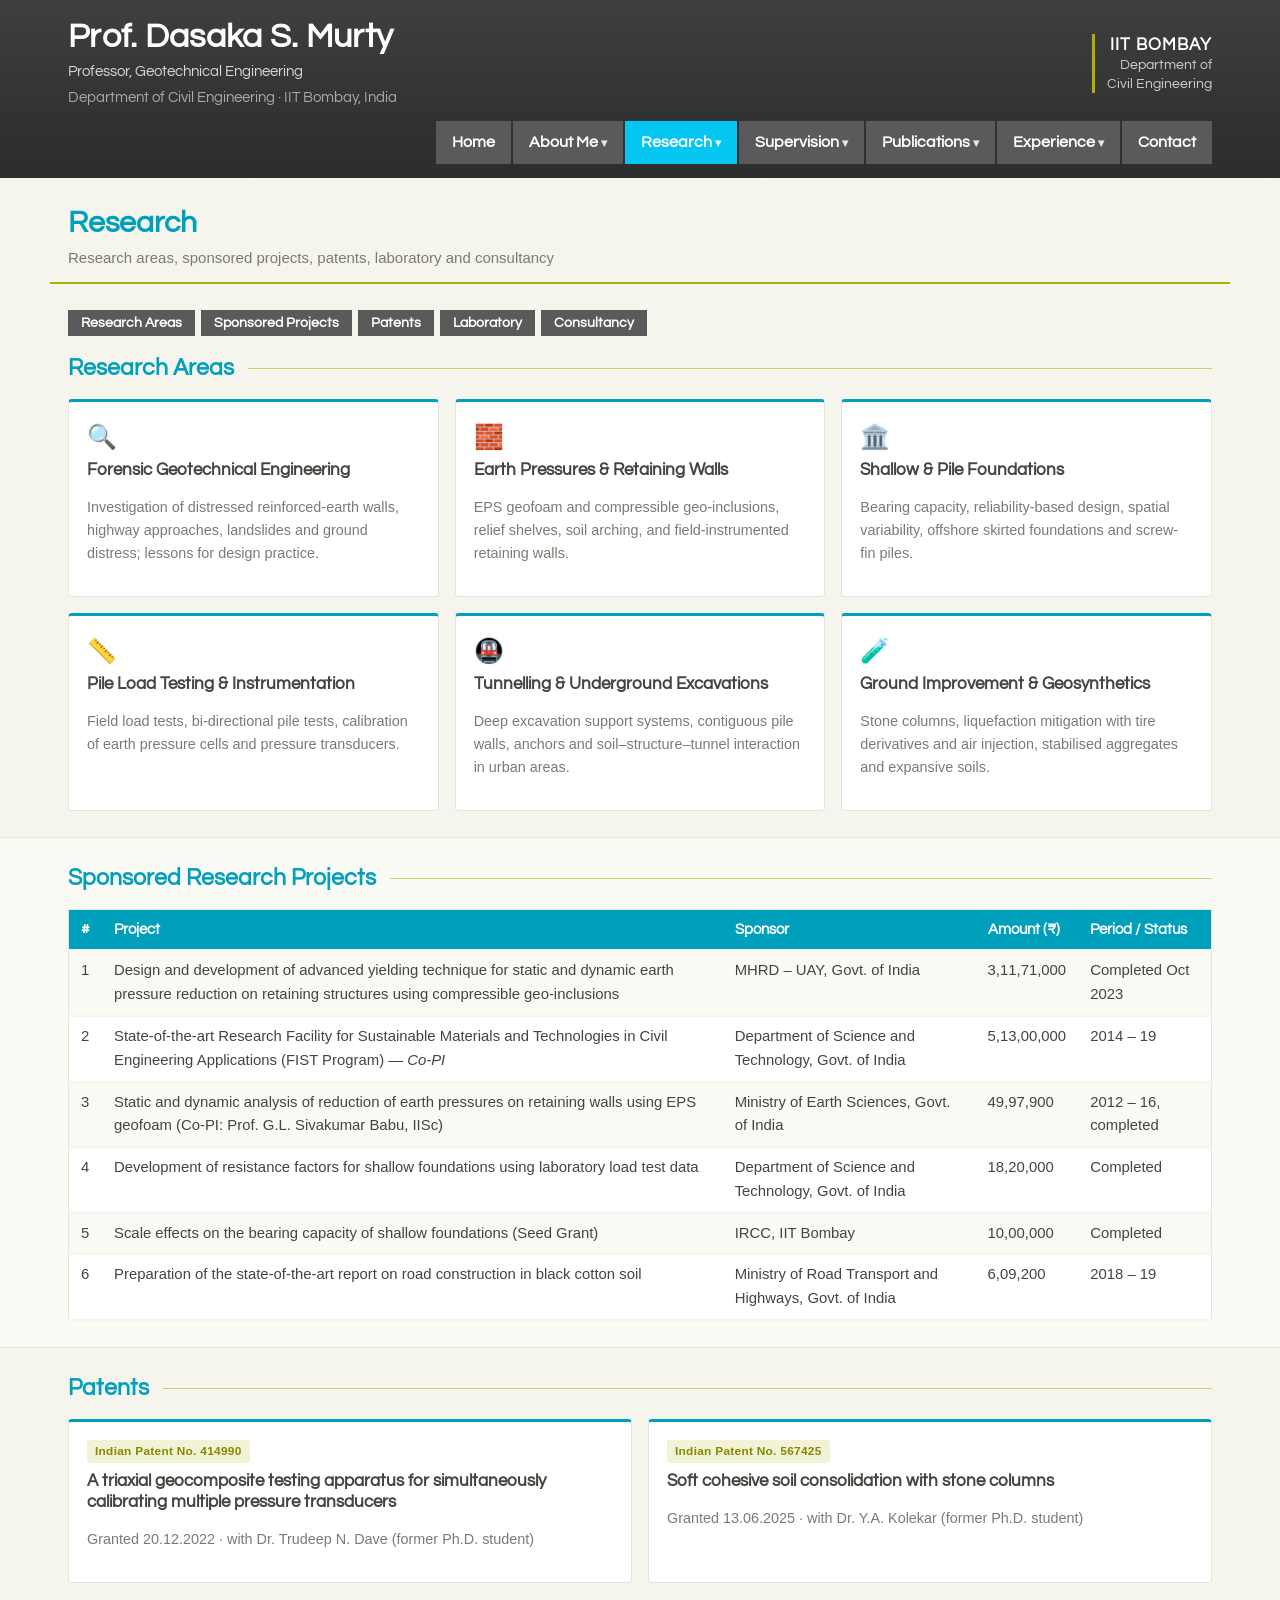
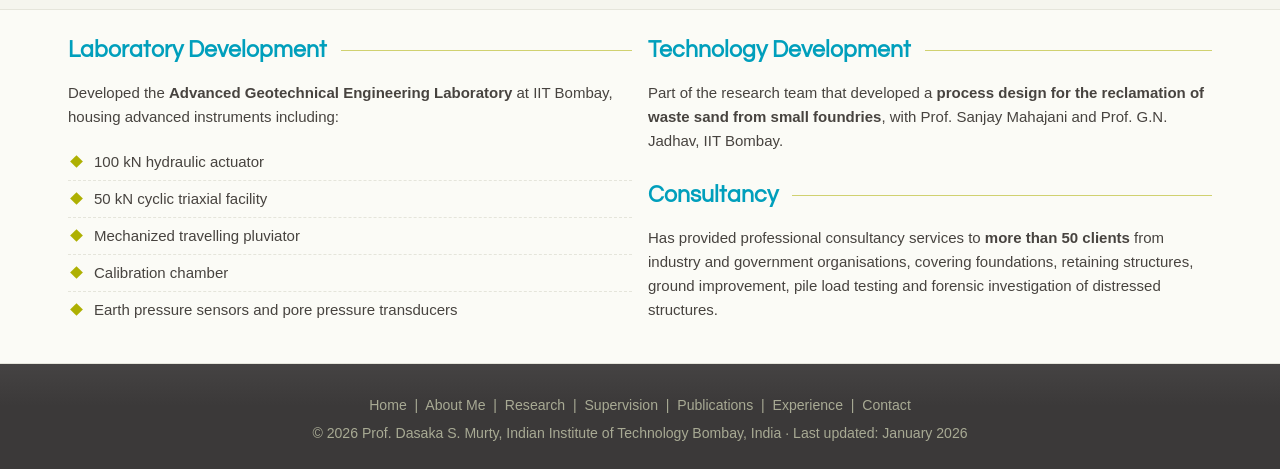
<file: research.html>
<!doctype html>
<html lang="en">
<head>
<meta charset="utf-8">
<meta name="viewport" content="width=device-width, initial-scale=1">
<title>Research | Prof. Dasaka S. Murty</title>
<link href="https://fonts.googleapis.com/css2?family=Questrial&display=swap" rel="stylesheet">
<link rel="stylesheet" href="assets/style.css">
</head>
<body>

<div class="page-head"><div class="wrap">
  <h1>Research</h1>
  <p>Research areas, sponsored projects, patents, laboratory and consultancy</p>
</div></div>

<section>
  <div class="wrap">
    <div class="subnav">
      <a href="#areas">Research Areas</a><a href="#projects">Sponsored Projects</a><a href="#patents">Patents</a><a href="#lab">Laboratory</a><a href="#consultancy">Consultancy</a>
    </div>
    <div class="section-title" id="areas"><h2>Research Areas</h2></div>
    <div class="grid c3">
      <div class="card"><div class="icon">🔍</div><h3>Forensic Geotechnical Engineering</h3><p class="meta">Investigation of distressed reinforced-earth walls, highway approaches, landslides and ground distress; lessons for design practice.</p></div>
      <div class="card"><div class="icon">🧱</div><h3>Earth Pressures &amp; Retaining Walls</h3><p class="meta">EPS geofoam and compressible geo-inclusions, relief shelves, soil arching, and field-instrumented retaining walls.</p></div>
      <div class="card"><div class="icon">🏛️</div><h3>Shallow &amp; Pile Foundations</h3><p class="meta">Bearing capacity, reliability-based design, spatial variability, offshore skirted foundations and screw-fin piles.</p></div>
      <div class="card"><div class="icon">📏</div><h3>Pile Load Testing &amp; Instrumentation</h3><p class="meta">Field load tests, bi-directional pile tests, calibration of earth pressure cells and pressure transducers.</p></div>
      <div class="card"><div class="icon">🚇</div><h3>Tunnelling &amp; Underground Excavations</h3><p class="meta">Deep excavation support systems, contiguous pile walls, anchors and soil–structure–tunnel interaction in urban areas.</p></div>
      <div class="card"><div class="icon">🧪</div><h3>Ground Improvement &amp; Geosynthetics</h3><p class="meta">Stone columns, liquefaction mitigation with tire derivatives and air injection, stabilised aggregates and expansive soils.</p></div>
    </div>
  </div>
</section>

<section class="alt" id="projects">
  <div class="wrap">
    <div class="section-title"><h2>Sponsored Research Projects</h2></div>
    <div class="table-wrap">
    <table>
      <tr><th>#</th><th>Project</th><th>Sponsor</th><th>Amount (₹)</th><th>Period / Status</th></tr>
      <tr><td>1</td><td>Design and development of advanced yielding technique for static and dynamic earth pressure reduction on retaining structures using compressible geo-inclusions</td><td>MHRD – UAY, Govt. of India</td><td>3,11,71,000</td><td>Completed Oct 2023</td></tr>
      <tr><td>2</td><td>State-of-the-art Research Facility for Sustainable Materials and Technologies in Civil Engineering Applications (FIST Program) — <i>Co-PI</i></td><td>Department of Science and Technology, Govt. of India</td><td>5,13,00,000</td><td>2014 – 19</td></tr>
      <tr><td>3</td><td>Static and dynamic analysis of reduction of earth pressures on retaining walls using EPS geofoam (Co-PI: Prof. G.L. Sivakumar Babu, IISc)</td><td>Ministry of Earth Sciences, Govt. of India</td><td>49,97,900</td><td>2012 – 16, completed</td></tr>
      <tr><td>4</td><td>Development of resistance factors for shallow foundations using laboratory load test data</td><td>Department of Science and Technology, Govt. of India</td><td>18,20,000</td><td>Completed</td></tr>
      <tr><td>5</td><td>Scale effects on the bearing capacity of shallow foundations (Seed Grant)</td><td>IRCC, IIT Bombay</td><td>10,00,000</td><td>Completed</td></tr>
      <tr><td>6</td><td>Preparation of the state-of-the-art report on road construction in black cotton soil</td><td>Ministry of Road Transport and Highways, Govt. of India</td><td>6,09,200</td><td>2018 – 19</td></tr>
    </table>
    </div>
  </div>
</section>

<section id="patents">
  <div class="wrap">
    <div class="section-title"><h2>Patents</h2></div>
    <div class="grid c2">
      <div class="card"><span class="tag">Indian Patent No. 414990</span><h3 style="margin-top:8px">A triaxial geocomposite testing apparatus for simultaneously calibrating multiple pressure transducers</h3><p class="meta">Granted 20.12.2022 · with Dr. Trudeep N. Dave (former Ph.D. student)</p></div>
      <div class="card"><span class="tag">Indian Patent No. 567425</span><h3 style="margin-top:8px">Soft cohesive soil consolidation with stone columns</h3><p class="meta">Granted 13.06.2025 · with Dr. Y.A. Kolekar (former Ph.D. student)</p></div>
    </div>
  </div>
</section>

<section class="alt" id="lab">
  <div class="wrap grid c2" style="align-items:start">
    <div>
      <div class="section-title"><h2>Laboratory Development</h2></div>
      <p>Developed the <b>Advanced Geotechnical Engineering Laboratory</b> at IIT Bombay, housing advanced instruments including:</p>
      <ul class="ticks">
        <li>100 kN hydraulic actuator</li>
        <li>50 kN cyclic triaxial facility</li>
        <li>Mechanized travelling pluviator</li>
        <li>Calibration chamber</li>
        <li>Earth pressure sensors and pore pressure transducers</li>
      </ul>
    </div>
    <div>
      <div class="section-title"><h2>Technology Development</h2></div>
      <p>Part of the research team that developed a <b>process design for the reclamation of waste sand from small foundries</b>, with Prof. Sanjay Mahajani and Prof. G.N. Jadhav, IIT Bombay.</p>
      <div class="section-title" id="consultancy" style="margin-top:28px"><h2>Consultancy</h2></div>
      <p>Has provided professional consultancy services to <b>more than 50 clients</b> from industry and government organisations, covering foundations, retaining structures, ground improvement, pile load testing and forensic investigation of distressed structures.</p>
    </div>
  </div>
</section>

<script src="assets/site.js"></script>
</body>
</html>
</file>
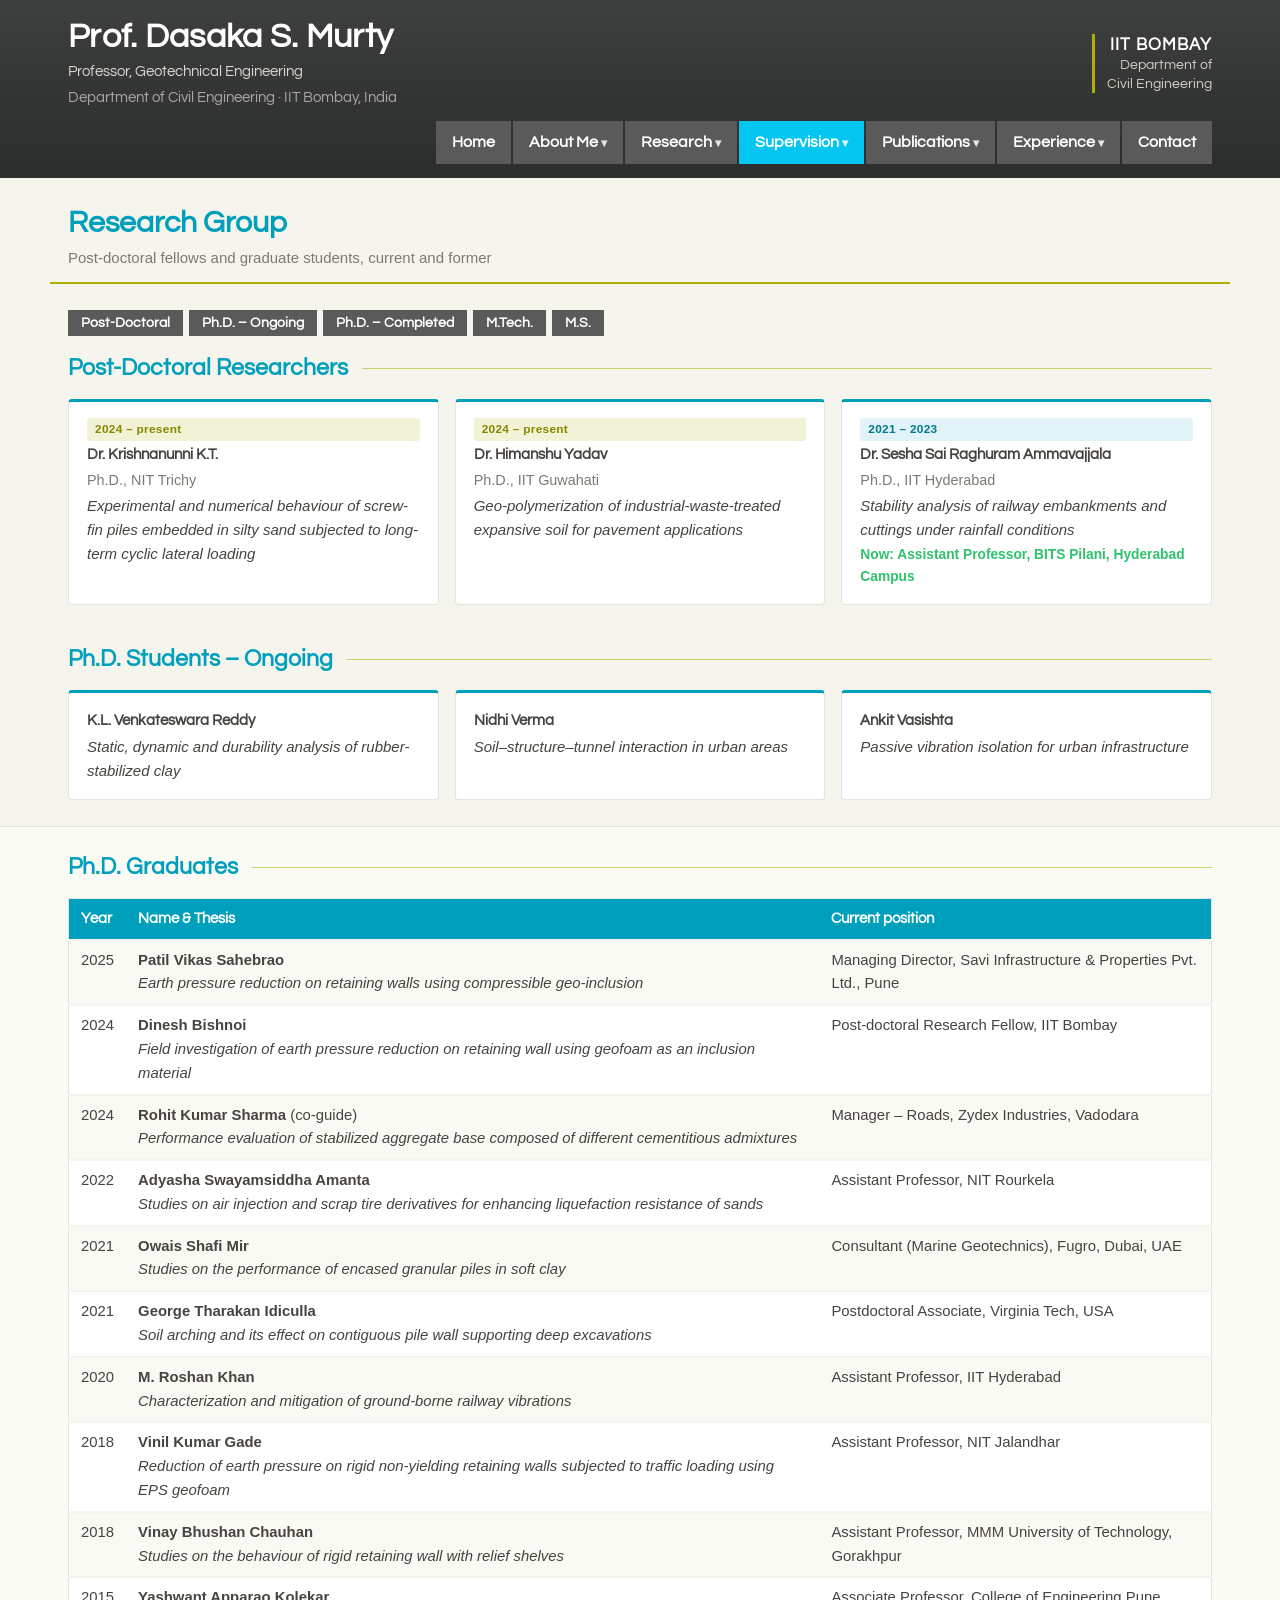
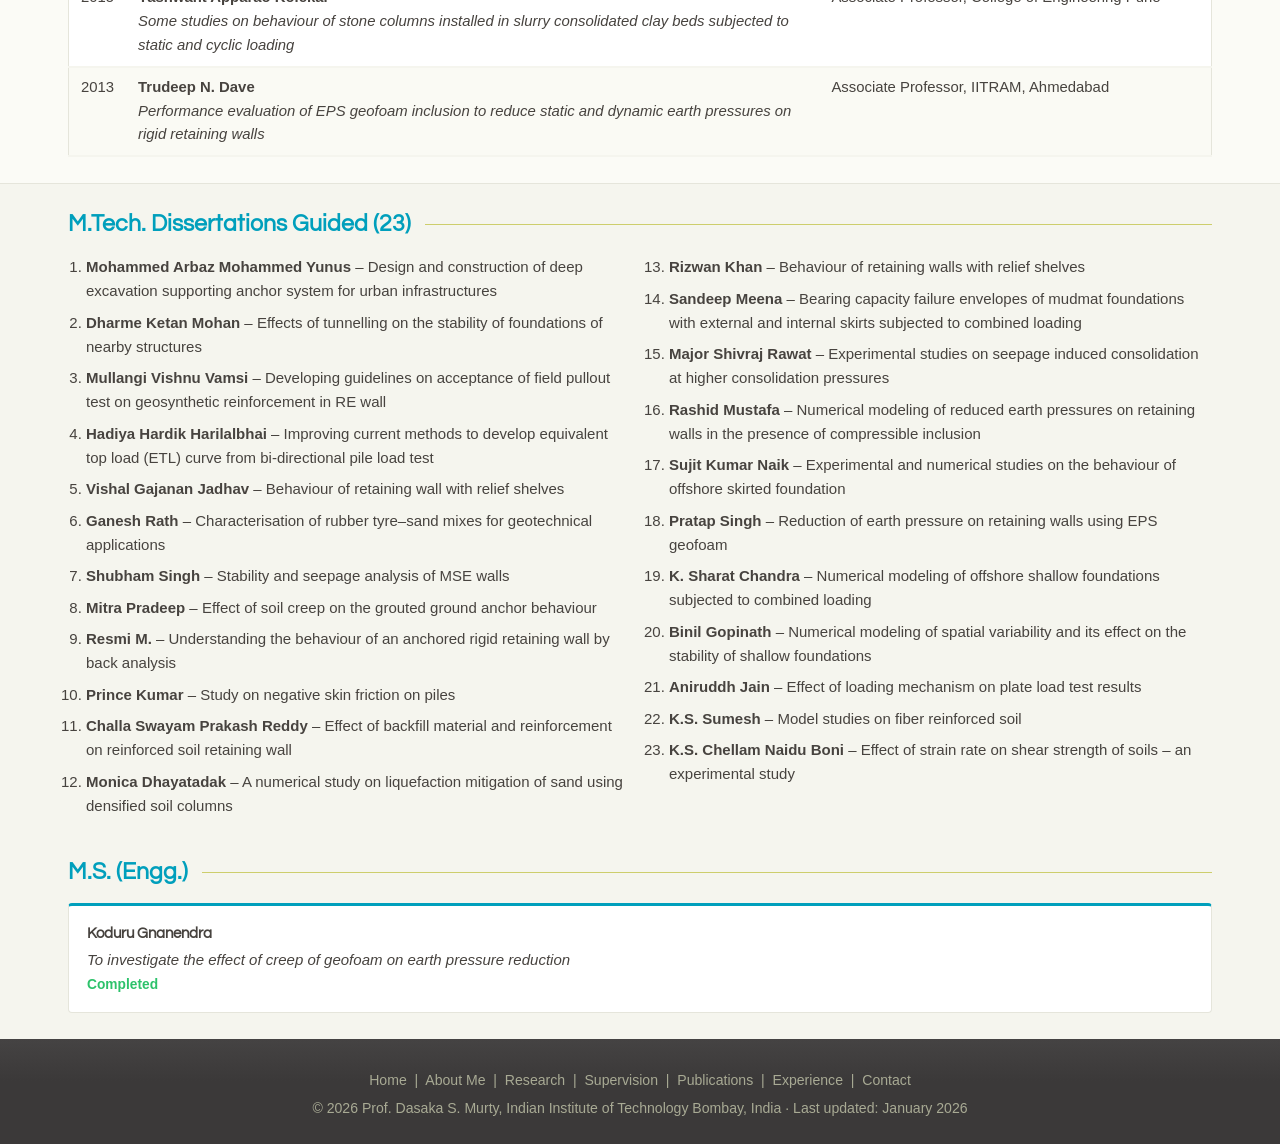
<file: students.html>
<!doctype html>
<html lang="en">
<head>
<meta charset="utf-8">
<meta name="viewport" content="width=device-width, initial-scale=1">
<title>Research Group | Prof. Dasaka S. Murty</title>
<link href="https://fonts.googleapis.com/css2?family=Questrial&display=swap" rel="stylesheet">
<link rel="stylesheet" href="assets/style.css">
</head>
<body>

<div class="page-head"><div class="wrap">
  <h1>Research Group</h1>
  <p>Post-doctoral fellows and graduate students, current and former</p>
</div></div>

<section>
  <div class="wrap">
    <div class="subnav">
      <a href="#postdoc">Post-Doctoral</a><a href="#phd-current">Ph.D. – Ongoing</a><a href="#phd-done">Ph.D. – Completed</a><a href="#mtech">M.Tech.</a><a href="#ms">M.S.</a>
    </div>

    <div class="section-title" id="postdoc"><h2>Post-Doctoral Researchers</h2></div>
    <div class="grid c3">
      <div class="card person"><span class="tag">2024 – present</span><b>Dr. Krishnanunni K.T.</b><span class="meta">Ph.D., NIT Trichy</span><span class="thesis">Experimental and numerical behaviour of screw-fin piles embedded in silty sand subjected to long-term cyclic lateral loading</span></div>
      <div class="card person"><span class="tag">2024 – present</span><b>Dr. Himanshu Yadav</b><span class="meta">Ph.D., IIT Guwahati</span><span class="thesis">Geo-polymerization of industrial-waste-treated expansive soil for pavement applications</span></div>
      <div class="card person"><span class="tag navy">2021 – 2023</span><b>Dr. Sesha Sai Raghuram Ammavajjala</b><span class="meta">Ph.D., IIT Hyderabad</span><span class="thesis">Stability analysis of railway embankments and cuttings under rainfall conditions</span><span class="now">Now: Assistant Professor, BITS Pilani, Hyderabad Campus</span></div>
    </div>

    <div class="section-title" id="phd-current" style="margin-top:40px"><h2>Ph.D. Students – Ongoing</h2></div>
    <div class="grid c3">
      <div class="card person"><b>K.L. Venkateswara Reddy</b><span class="thesis">Static, dynamic and durability analysis of rubber-stabilized clay</span></div>
      <div class="card person"><b>Nidhi Verma</b><span class="thesis">Soil–structure–tunnel interaction in urban areas</span></div>
      <div class="card person"><b>Ankit Vasishta</b><span class="thesis">Passive vibration isolation for urban infrastructure</span></div>
    </div>
  </div>
</section>

<section class="alt" id="phd-done">
  <div class="wrap">
    <div class="section-title"><h2>Ph.D. Graduates</h2></div>
    <div class="table-wrap">
    <table>
      <tr><th>Year</th><th>Name &amp; Thesis</th><th>Current position</th></tr>
      <tr><td>2025</td><td><b>Patil Vikas Sahebrao</b><br><i>Earth pressure reduction on retaining walls using compressible geo-inclusion</i></td><td>Managing Director, Savi Infrastructure &amp; Properties Pvt. Ltd., Pune</td></tr>
      <tr><td>2024</td><td><b>Dinesh Bishnoi</b><br><i>Field investigation of earth pressure reduction on retaining wall using geofoam as an inclusion material</i></td><td>Post-doctoral Research Fellow, IIT Bombay</td></tr>
      <tr><td>2024</td><td><b>Rohit Kumar Sharma</b> (co-guide)<br><i>Performance evaluation of stabilized aggregate base composed of different cementitious admixtures</i></td><td>Manager – Roads, Zydex Industries, Vadodara</td></tr>
      <tr><td>2022</td><td><b>Adyasha Swayamsiddha Amanta</b><br><i>Studies on air injection and scrap tire derivatives for enhancing liquefaction resistance of sands</i></td><td>Assistant Professor, NIT Rourkela</td></tr>
      <tr><td>2021</td><td><b>Owais Shafi Mir</b><br><i>Studies on the performance of encased granular piles in soft clay</i></td><td>Consultant (Marine Geotechnics), Fugro, Dubai, UAE</td></tr>
      <tr><td>2021</td><td><b>George Tharakan Idiculla</b><br><i>Soil arching and its effect on contiguous pile wall supporting deep excavations</i></td><td>Postdoctoral Associate, Virginia Tech, USA</td></tr>
      <tr><td>2020</td><td><b>M. Roshan Khan</b><br><i>Characterization and mitigation of ground-borne railway vibrations</i></td><td>Assistant Professor, IIT Hyderabad</td></tr>
      <tr><td>2018</td><td><b>Vinil Kumar Gade</b><br><i>Reduction of earth pressure on rigid non-yielding retaining walls subjected to traffic loading using EPS geofoam</i></td><td>Assistant Professor, NIT Jalandhar</td></tr>
      <tr><td>2018</td><td><b>Vinay Bhushan Chauhan</b><br><i>Studies on the behaviour of rigid retaining wall with relief shelves</i></td><td>Assistant Professor, MMM University of Technology, Gorakhpur</td></tr>
      <tr><td>2015</td><td><b>Yashwant Apparao Kolekar</b><br><i>Some studies on behaviour of stone columns installed in slurry consolidated clay beds subjected to static and cyclic loading</i></td><td>Associate Professor, College of Engineering Pune</td></tr>
      <tr><td>2013</td><td><b>Trudeep N. Dave</b><br><i>Performance evaluation of EPS geofoam inclusion to reduce static and dynamic earth pressures on rigid retaining walls</i></td><td>Associate Professor, IITRAM, Ahmedabad</td></tr>
    </table>
    </div>
  </div>
</section>

<section id="mtech">
  <div class="wrap">
    <div class="section-title"><h2>M.Tech. Dissertations Guided (23)</h2></div>
    <ol class="clean cols2">
      <li><b>Mohammed Arbaz Mohammed Yunus</b> – Design and construction of deep excavation supporting anchor system for urban infrastructures</li>
      <li><b>Dharme Ketan Mohan</b> – Effects of tunnelling on the stability of foundations of nearby structures</li>
      <li><b>Mullangi Vishnu Vamsi</b> – Developing guidelines on acceptance of field pullout test on geosynthetic reinforcement in RE wall</li>
      <li><b>Hadiya Hardik Harilalbhai</b> – Improving current methods to develop equivalent top load (ETL) curve from bi-directional pile load test</li>
      <li><b>Vishal Gajanan Jadhav</b> – Behaviour of retaining wall with relief shelves</li>
      <li><b>Ganesh Rath</b> – Characterisation of rubber tyre–sand mixes for geotechnical applications</li>
      <li><b>Shubham Singh</b> – Stability and seepage analysis of MSE walls</li>
      <li><b>Mitra Pradeep</b> – Effect of soil creep on the grouted ground anchor behaviour</li>
      <li><b>Resmi M.</b> – Understanding the behaviour of an anchored rigid retaining wall by back analysis</li>
      <li><b>Prince Kumar</b> – Study on negative skin friction on piles</li>
      <li><b>Challa Swayam Prakash Reddy</b> – Effect of backfill material and reinforcement on reinforced soil retaining wall</li>
      <li><b>Monica Dhayatadak</b> – A numerical study on liquefaction mitigation of sand using densified soil columns</li>
      <li><b>Rizwan Khan</b> – Behaviour of retaining walls with relief shelves</li>
      <li><b>Sandeep Meena</b> – Bearing capacity failure envelopes of mudmat foundations with external and internal skirts subjected to combined loading</li>
      <li><b>Major Shivraj Rawat</b> – Experimental studies on seepage induced consolidation at higher consolidation pressures</li>
      <li><b>Rashid Mustafa</b> – Numerical modeling of reduced earth pressures on retaining walls in the presence of compressible inclusion</li>
      <li><b>Sujit Kumar Naik</b> – Experimental and numerical studies on the behaviour of offshore skirted foundation</li>
      <li><b>Pratap Singh</b> – Reduction of earth pressure on retaining walls using EPS geofoam</li>
      <li><b>K. Sharat Chandra</b> – Numerical modeling of offshore shallow foundations subjected to combined loading</li>
      <li><b>Binil Gopinath</b> – Numerical modeling of spatial variability and its effect on the stability of shallow foundations</li>
      <li><b>Aniruddh Jain</b> – Effect of loading mechanism on plate load test results</li>
      <li><b>K.S. Sumesh</b> – Model studies on fiber reinforced soil</li>
      <li><b>K.S. Chellam Naidu Boni</b> – Effect of strain rate on shear strength of soils – an experimental study</li>
    </ol>

    <div class="section-title" id="ms" style="margin-top:40px"><h2>M.S. (Engg.)</h2></div>
    <div class="card person"><b>Koduru Gnanendra</b><span class="thesis">To investigate the effect of creep of geofoam on earth pressure reduction</span><span class="now">Completed</span></div>
  </div>
</section>

<script src="assets/site.js"></script>
</body>
</html>
</file>
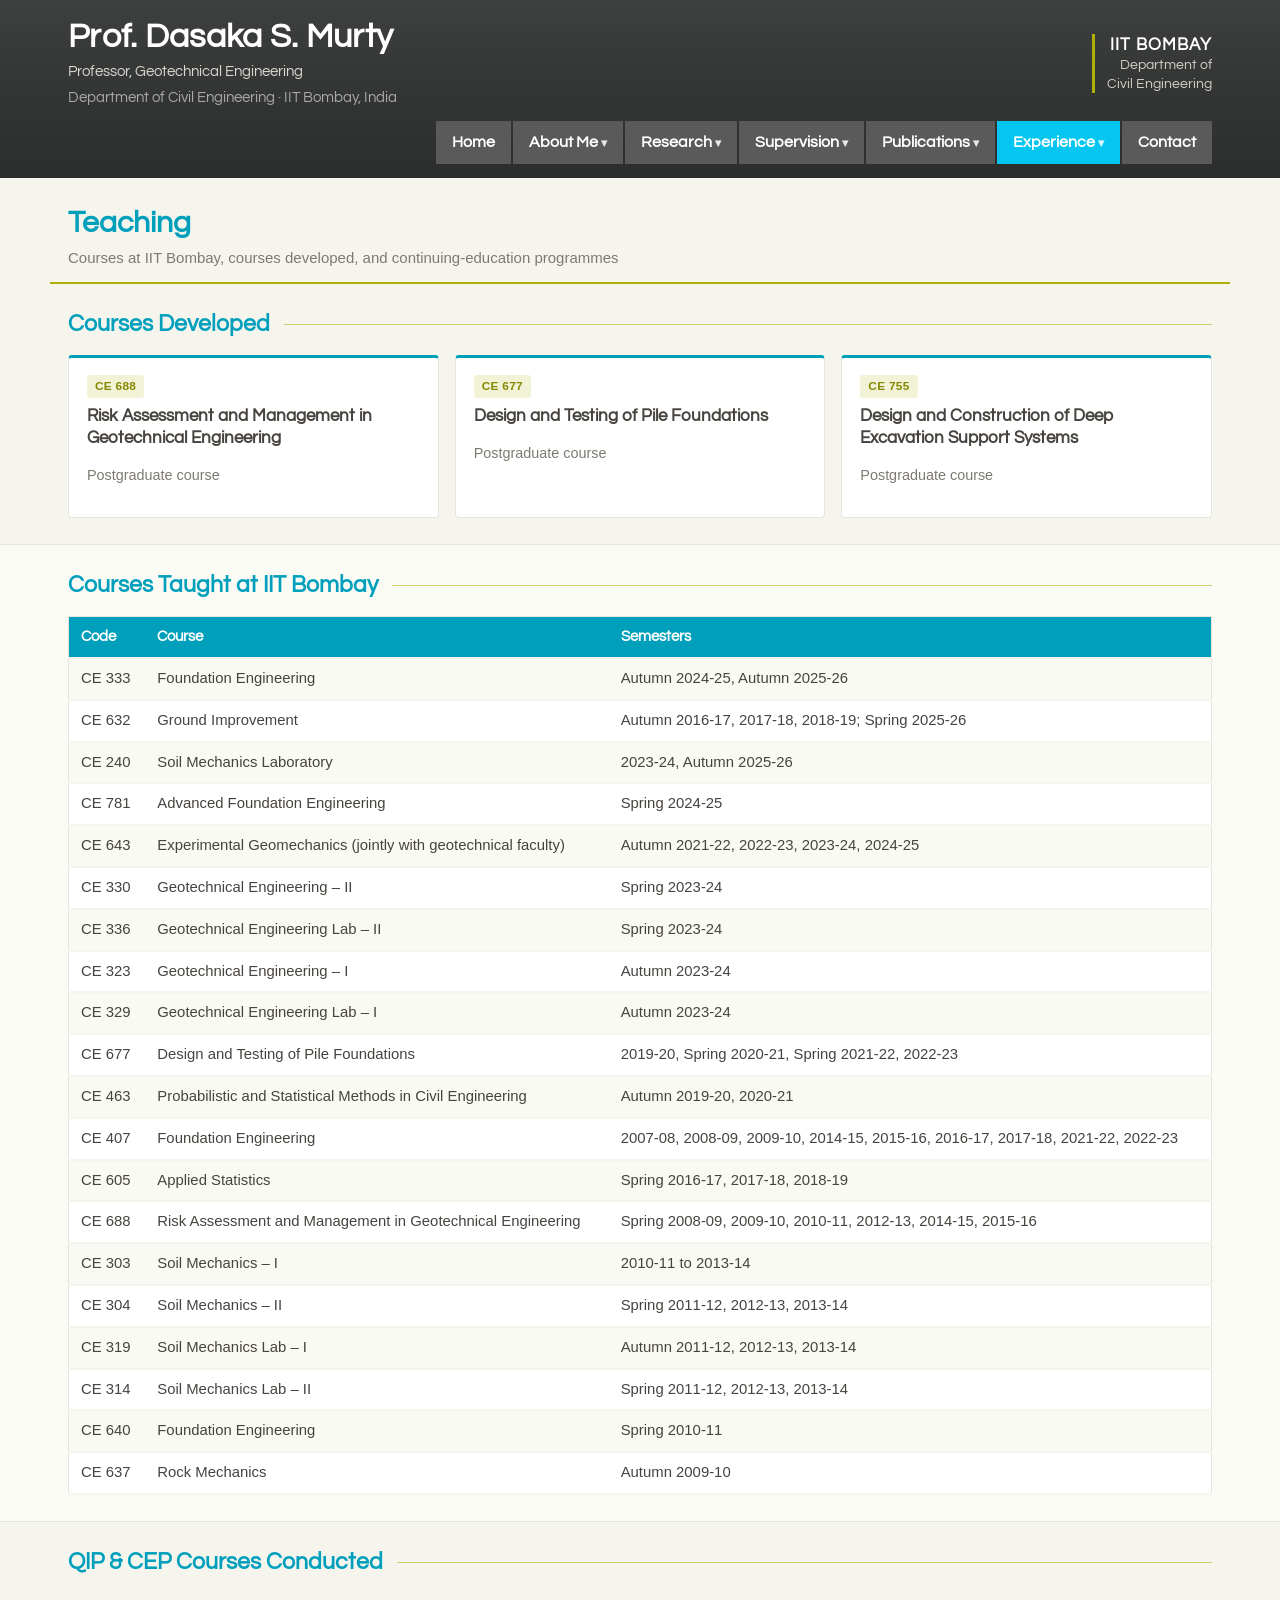
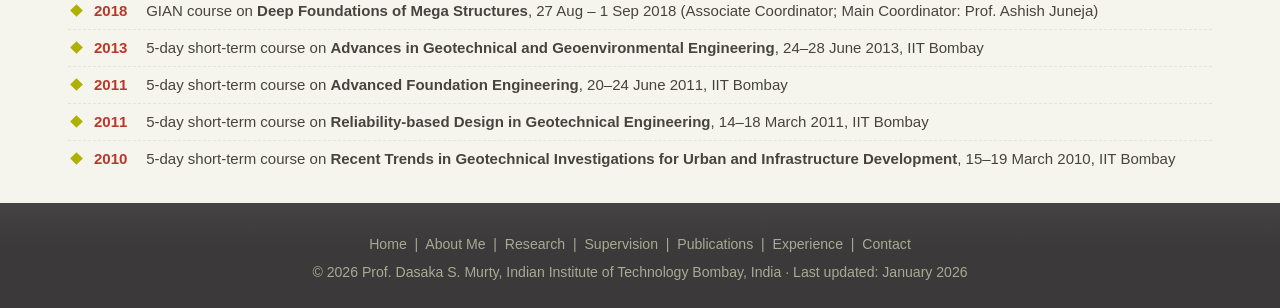
<file: teaching.html>
<!doctype html>
<html lang="en">
<head>
<meta charset="utf-8">
<meta name="viewport" content="width=device-width, initial-scale=1">
<title>Teaching | Prof. Dasaka S. Murty</title>
<link href="https://fonts.googleapis.com/css2?family=Questrial&display=swap" rel="stylesheet">
<link rel="stylesheet" href="assets/style.css">
</head>
<body>

<div class="page-head"><div class="wrap">
  <h1>Teaching</h1>
  <p>Courses at IIT Bombay, courses developed, and continuing-education programmes</p>
</div></div>

<section id="developed">
  <div class="wrap">
    <div class="section-title"><h2>Courses Developed</h2></div>
    <div class="grid c3">
      <div class="card"><span class="tag">CE 688</span><h3 style="margin-top:8px">Risk Assessment and Management in Geotechnical Engineering</h3><p class="meta">Postgraduate course</p></div>
      <div class="card"><span class="tag">CE 677</span><h3 style="margin-top:8px">Design and Testing of Pile Foundations</h3><p class="meta">Postgraduate course</p></div>
      <div class="card"><span class="tag">CE 755</span><h3 style="margin-top:8px">Design and Construction of Deep Excavation Support Systems</h3><p class="meta">Postgraduate course</p></div>
    </div>
  </div>
</section>

<section class="alt" id="courses">
  <div class="wrap">
    <div class="section-title"><h2>Courses Taught at IIT Bombay</h2></div>
    <div class="table-wrap">
    <table>
      <tr><th>Code</th><th>Course</th><th>Semesters</th></tr>
      <tr><td>CE 333</td><td>Foundation Engineering</td><td>Autumn 2024-25, Autumn 2025-26</td></tr>
      <tr><td>CE 632</td><td>Ground Improvement</td><td>Autumn 2016-17, 2017-18, 2018-19; Spring 2025-26</td></tr>
      <tr><td>CE 240</td><td>Soil Mechanics Laboratory</td><td>2023-24, Autumn 2025-26</td></tr>
      <tr><td>CE 781</td><td>Advanced Foundation Engineering</td><td>Spring 2024-25</td></tr>
      <tr><td>CE 643</td><td>Experimental Geomechanics (jointly with geotechnical faculty)</td><td>Autumn 2021-22, 2022-23, 2023-24, 2024-25</td></tr>
      <tr><td>CE 330</td><td>Geotechnical Engineering – II</td><td>Spring 2023-24</td></tr>
      <tr><td>CE 336</td><td>Geotechnical Engineering Lab – II</td><td>Spring 2023-24</td></tr>
      <tr><td>CE 323</td><td>Geotechnical Engineering – I</td><td>Autumn 2023-24</td></tr>
      <tr><td>CE 329</td><td>Geotechnical Engineering Lab – I</td><td>Autumn 2023-24</td></tr>
      <tr><td>CE 677</td><td>Design and Testing of Pile Foundations</td><td>2019-20, Spring 2020-21, Spring 2021-22, 2022-23</td></tr>
      <tr><td>CE 463</td><td>Probabilistic and Statistical Methods in Civil Engineering</td><td>Autumn 2019-20, 2020-21</td></tr>
      <tr><td>CE 407</td><td>Foundation Engineering</td><td>2007-08, 2008-09, 2009-10, 2014-15, 2015-16, 2016-17, 2017-18, 2021-22, 2022-23</td></tr>
      <tr><td>CE 605</td><td>Applied Statistics</td><td>Spring 2016-17, 2017-18, 2018-19</td></tr>
      <tr><td>CE 688</td><td>Risk Assessment and Management in Geotechnical Engineering</td><td>Spring 2008-09, 2009-10, 2010-11, 2012-13, 2014-15, 2015-16</td></tr>
      <tr><td>CE 303</td><td>Soil Mechanics – I</td><td>2010-11 to 2013-14</td></tr>
      <tr><td>CE 304</td><td>Soil Mechanics – II</td><td>Spring 2011-12, 2012-13, 2013-14</td></tr>
      <tr><td>CE 319</td><td>Soil Mechanics Lab – I</td><td>Autumn 2011-12, 2012-13, 2013-14</td></tr>
      <tr><td>CE 314</td><td>Soil Mechanics Lab – II</td><td>Spring 2011-12, 2012-13, 2013-14</td></tr>
      <tr><td>CE 640</td><td>Foundation Engineering</td><td>Spring 2010-11</td></tr>
      <tr><td>CE 637</td><td>Rock Mechanics</td><td>Autumn 2009-10</td></tr>
    </table>
    </div>
  </div>
</section>

<section id="qip">
  <div class="wrap">
    <div class="section-title"><h2>QIP &amp; CEP Courses Conducted</h2></div>
    <ul class="ticks">
      <li><span class="year">2018</span> GIAN course on <b>Deep Foundations of Mega Structures</b>, 27 Aug – 1 Sep 2018 (Associate Coordinator; Main Coordinator: Prof. Ashish Juneja)</li>
      <li><span class="year">2013</span> 5-day short-term course on <b>Advances in Geotechnical and Geoenvironmental Engineering</b>, 24–28 June 2013, IIT Bombay</li>
      <li><span class="year">2011</span> 5-day short-term course on <b>Advanced Foundation Engineering</b>, 20–24 June 2011, IIT Bombay</li>
      <li><span class="year">2011</span> 5-day short-term course on <b>Reliability-based Design in Geotechnical Engineering</b>, 14–18 March 2011, IIT Bombay</li>
      <li><span class="year">2010</span> 5-day short-term course on <b>Recent Trends in Geotechnical Investigations for Urban and Infrastructure Development</b>, 15–19 March 2010, IIT Bombay</li>
    </ul>
  </div>
</section>

<script src="assets/site.js"></script>
</body>
</html>
</file>
<file: assets/style.css>
/* ==========================================================
   Prof. Dasaka S. Murty — personal academic website
   Shared stylesheet. Palette in the style of IITB Civil
   faculty home pages: charcoal header, grey menu with cyan
   hover, cream page, olive & cyan accents.
   ========================================================== */
:root {
  --charcoal: #323534;
  --charcoal-2: #3b3939;
  --menu: #5a5a5a;
  --cyan: #009fbc;
  --cyan-hover: #04c6f0;
  --olive: #aeb002;
  --olive-text: #868800;   /* darker olive for readable link text */
  --green: #2dc26b;
  --red: #ba372a;
  --red-2: #e03e2d;
  --orange: #e67e23;
  --cream: #f5f5ee;
  --ink: #47433f;
  --muted: #7d7a72;
  --line: #e5e5db;
  --card: #ffffff;
  --head: "Century Gothic", "Questrial", "Trebuchet MS", Arial, sans-serif;
  --body: "Trebuchet MS", "Segoe UI", Arial, sans-serif;
}

* { box-sizing: border-box; }
html { scroll-behavior: smooth; }
body { margin: 0; font-family: var(--body); font-size: 15px; line-height: 1.6; color: var(--ink); background: var(--cream); }
a { color: var(--olive-text); text-decoration: none; }
a:hover { color: var(--cyan); text-decoration: underline; }
img { max-width: 100%; display: block; }
h1, h2, h3, h4 { font-family: var(--head); line-height: 1.25; margin: 0 0 .5em; font-weight: 700; }
h2 { font-size: 1.45rem; color: var(--cyan); }
h3 { font-size: 1.08rem; color: var(--ink); }
.wrap { max-width: 1180px; margin: 0 auto; padding: 0 18px; }

/* ---------- Header ---------- */
header.site { background: var(--charcoal); background-image: linear-gradient(180deg, #3d403f 0%, #323534 55%, #2b2e2d 100%); color: #fff; position: relative; z-index: 50; }
header.site .head-row { display: flex; justify-content: space-between; align-items: center; gap: 16px; padding-top: 16px; padding-bottom: 10px; }
.brand h1 { margin: 0; font-size: 2.1rem; font-weight: 700; color: #fff; letter-spacing: .3px; }
.brand h1 a { color: #fff; }
.brand h1 a:hover { color: var(--cyan-hover); text-decoration: none; }
.brand p { margin: 2px 0 0; color: #a9a9a9; font-family: var(--head); font-size: .95rem; }
.brand p.sub { color: #d9d9d0; }
.head-badge { text-align: right; font-family: var(--head); color: #cfcfc4; font-size: .85rem; line-height: 1.35; border-left: 3px solid var(--olive); padding-left: 12px; }
.head-badge b { display: block; color: #fff; font-size: 1.05rem; letter-spacing: 1px; }

nav.main { display: flex; justify-content: flex-end; padding-bottom: 14px; }
nav.main > ul { list-style: none; margin: 0; padding: 0; display: flex; flex-wrap: wrap; gap: 2px; }
nav.main li { position: relative; background: var(--menu); font-family: var(--head); font-weight: 700; }
nav.main li > a { display: block; padding: 9px 16px; color: #fff; font-size: .98rem; }
nav.main li:hover, nav.main li.active { background: var(--cyan-hover); }
nav.main li > a:hover { text-decoration: none; color: #fff; }
nav.main li.has-sub > a::after { content: " ▾"; font-size: .75em; opacity: .85; }
nav.main .sub { display: none; position: absolute; left: 0; top: 100%; min-width: 230px; background: var(--menu); list-style: none; margin: 0; padding: 0; box-shadow: 0 6px 16px rgba(0,0,0,.25); z-index: 60; }
nav.main .sub a { display: block; padding: 8px 16px; color: #fff; font-weight: 400; font-size: .92rem; border-top: 1px solid rgba(255,255,255,.08); }
nav.main .sub a:hover { background: var(--cyan-hover); text-decoration: none; }
nav.main li:hover > .sub, nav.main li:focus-within > .sub { display: block; }
nav.main li:last-child .sub { left: auto; right: 0; }
.menu-btn { display: none; background: var(--menu); color: #fff; border: 0; padding: 8px 14px; font: 700 1rem var(--head); cursor: pointer; }

@media (max-width: 900px) {
  .head-badge { display: none; }
  .brand h1 { font-size: 1.55rem; }
  .menu-btn { display: block; margin-bottom: 12px; }
  nav.main { display: none; padding-bottom: 12px; }
  nav.main.open { display: block; }
  nav.main > ul { flex-direction: column; }
  nav.main .sub { display: block; position: static; box-shadow: none; background: #4a4a4a; }
  nav.main .sub a { padding-left: 30px; }
  nav.main li.has-sub > a::after { content: ""; }
}

/* ---------- Page title band (inner pages) ---------- */
.page-head { padding: 26px 0 0; }
.page-head h1 { font-size: 1.9rem; color: var(--cyan); margin: 0; }
.page-head p { margin: 4px 0 0; color: var(--muted); }
.page-head .wrap { border-bottom: 2px solid var(--olive); padding-bottom: 12px; }

/* ---------- Sections ---------- */
section { padding: 26px 0; }
section.alt { background: #fbfbf6; border-top: 1px solid var(--line); border-bottom: 1px solid var(--line); }
.section-title { display: flex; align-items: center; gap: 14px; margin-bottom: 16px; }
.section-title h2 { margin: 0; white-space: nowrap; }
.section-title::after { content: ""; flex: 1; height: 1px; background: var(--olive); opacity: .55; }
.center-title { display: flex; align-items: center; justify-content: center; gap: 18px; margin: 0 0 22px; font: 700 1rem var(--head); letter-spacing: 2px; text-transform: uppercase; color: var(--olive-text); }
.center-title::before, .center-title::after { content: ""; flex: 1; max-width: 220px; height: 1px; background: var(--olive); opacity: .55; }
.center-title a { color: var(--olive-text); }

.grid { display: grid; gap: 16px; }
.grid.c2 { grid-template-columns: repeat(2, 1fr); }
.grid.c3 { grid-template-columns: repeat(3, 1fr); }
.grid.c4 { grid-template-columns: repeat(4, 1fr); }
@media (max-width: 900px) { .grid.c3, .grid.c4 { grid-template-columns: repeat(2, 1fr); } }
@media (max-width: 600px) { .grid.c2, .grid.c3, .grid.c4 { grid-template-columns: 1fr; } }

.card { background: var(--card); border: 1px solid var(--line); border-top: 3px solid var(--cyan); border-radius: 4px; padding: 16px 18px; }
.card.t-olive { border-top-color: var(--olive); }
.card.t-red { border-top-color: var(--red-2); }
.card.t-green { border-top-color: var(--green); }
.card.t-orange { border-top-color: var(--orange); }
.card h3 { margin-bottom: .35em; }
.card .meta, .meta { color: var(--muted); font-size: .9rem; }
.card.link-card { display: block; color: inherit; transition: border-color .15s, box-shadow .15s; }
.card.link-card:hover { text-decoration: none; border-color: var(--olive); box-shadow: 0 3px 12px rgba(0,0,0,.1); }
.card.link-card h3 { color: var(--cyan); }
.card .icon { font-size: 1.5rem; margin-bottom: 4px; }

.stat { text-align: center; }
.stat b { display: block; font: 700 2rem var(--head); color: var(--red); line-height: 1.1; }
.stat span { color: var(--muted); font-size: .88rem; }

/* timeline */
.timeline { list-style: none; margin: 0; padding: 0 0 0 20px; border-left: 2px solid var(--line); }
.timeline li { position: relative; padding: 0 0 14px 12px; }
.timeline li::before { content: ""; position: absolute; left: -28px; top: 6px; width: 12px; height: 12px; border-radius: 50%; background: #fff; border: 3px solid var(--olive); }
.timeline .when { font-size: .82rem; font-weight: 700; color: var(--green); }
.timeline .what { font-weight: 700; color: var(--ink); }
.timeline .where { color: var(--muted); }

/* lists */
ul.clean, ol.clean { margin: 0; padding-left: 1.2em; }
ul.clean li, ol.clean li { margin-bottom: .5em; }
.cols2 { columns: 2; column-gap: 40px; }
.cols2 li { break-inside: avoid; }
@media (max-width: 700px) { .cols2 { columns: 1; } }
ul.ticks { list-style: none; margin: 0; padding: 0; }
ul.ticks li { padding: 6px 0 6px 26px; position: relative; border-bottom: 1px dashed var(--line); }
ul.ticks li:last-child { border-bottom: 0; }
ul.ticks li::before { content: ""; position: absolute; left: 4px; top: 13px; width: 9px; height: 9px; background: var(--olive); transform: rotate(45deg); }
.year { display: inline-block; min-width: 3.2em; font-weight: 700; color: var(--red); }
.tag { display: inline-block; font-size: .74rem; font-weight: 700; padding: 2px 8px; border-radius: 3px; background: #f1f2d6; color: var(--olive-text); vertical-align: middle; letter-spacing: .3px; }
.tag.navy { background: #e1f3f7; color: #00788f; }
.chips { display: flex; flex-wrap: wrap; gap: 8px; }

/* tables */
.table-wrap { overflow-x: auto; }
table { width: 100%; border-collapse: collapse; background: #fff; border: 1px solid var(--line); }
th, td { text-align: left; padding: 8px 12px; border-bottom: 2px solid var(--cream); vertical-align: top; font-size: .93rem; }
th { background: var(--cyan); color: #fff; font-weight: 700; font-family: var(--head); }
tr:nth-child(even) td { background: #fafaf4; }

/* sub-navigation pills */
.subnav { display: flex; flex-wrap: wrap; gap: 6px; margin-bottom: 18px; }
.subnav a { padding: 6px 13px; background: var(--menu); color: #fff; font: 700 .86rem var(--head); }
.subnav a:hover { background: var(--cyan-hover); color: #fff; text-decoration: none; }

/* publications */
.pub-tools { display: flex; gap: 10px; flex-wrap: wrap; margin-bottom: 10px; }
.pub-tools input { flex: 1 1 260px; padding: 9px 12px; border: 1px solid #d9d9cf; border-radius: 3px; font: inherit; background: #fff; }
.pub-tools input:focus { outline: 2px solid var(--cyan-hover); border-color: transparent; }
ol.pubs { margin: 0; padding-left: 2.4em; }
ol.pubs li { margin-bottom: 10px; padding-left: 4px; }
ol.pubs li::marker { color: var(--cyan); font-weight: 700; }
ol.pubs li .venue { font-style: italic; color: #2f6f7d; }
ol.pubs li a.doi { font-size: .78rem; font-weight: 700; margin-left: 4px; padding: 1px 6px; border: 1px solid var(--olive); border-radius: 3px; }
ol.pubs li a.doi:hover { background: var(--olive); color: #fff; text-decoration: none; }
.hidden { display: none !important; }
.count-note { color: var(--muted); font-size: .88rem; }

/* person cards */
.person { display: flex; flex-direction: column; gap: 2px; }
.person b { color: var(--ink); font-family: var(--head); }
.person .thesis { font-style: italic; }
.person .now { font-size: .86rem; color: var(--green); font-weight: 700; }

/* ==========================================================
   HOME PAGE
   ========================================================== */
.home { display: grid; grid-template-columns: minmax(0, 3fr) minmax(0, 1fr); gap: 30px; padding-top: 26px; padding-bottom: 30px; }
@media (max-width: 991px) { .home { grid-template-columns: minmax(0, 1fr); } }
.home > * { min-width: 0; }
.hp-bio { min-width: 0; overflow-wrap: anywhere; }

.hp-profile { display: grid; grid-template-columns: 230px 1fr; gap: 10px 32px; align-items: start; }
@media (max-width: 760px) { .hp-profile { grid-template-columns: 1fr; } }
.hp-photo { text-align: center; }
.hp-photo > img { margin: 0 auto 12px; width: 200px; height: 236px; object-fit: cover; border: 4px solid #fff; box-shadow: 0 2px 8px rgba(0,0,0,.18); }
.hp-role { margin: 3px 0; font-size: .85rem; line-height: 1.45; font-weight: 700; font-style: italic; }
.hp-role a { color: var(--red); }
.hp-role-tag { display: block; margin: 12px 0 6px; font-size: .68rem; font-weight: 700; letter-spacing: 1.5px; text-transform: uppercase; color: var(--red); }
.hp-journal { display: block; margin: 0 auto; max-width: 170px; padding: 14px 10px; background: linear-gradient(160deg, #1d4f6b, #0e2f44); color: #fff !important; border-radius: 3px; font: 700 .95rem/1.25 var(--head); text-align: center; box-shadow: 0 2px 8px rgba(0,0,0,.18); }
.hp-journal small { display: block; font-weight: 400; font-size: .7rem; opacity: .8; margin-top: 4px; }
.hp-journal:hover { text-decoration: none; filter: brightness(1.15); }

.hp-name { margin: 0 0 2px; font: 700 1.3rem var(--head); color: var(--ink); }
.hp-cred { font-size: .72rem; font-weight: 400; margin-left: 6px; color: var(--ink); vertical-align: middle; }
.hp-desig { margin: 0 0 6px; font: italic 700 1.05rem var(--head); color: var(--green); }
.hp-addr { margin: 0 0 8px; font-size: .9rem; line-height: 1.4; }
.hp-contact { display: flex; align-items: center; gap: 12px; margin: 4px 0; font-size: .9rem; }
.hp-ico { flex: 0 0 24px; width: 24px; height: 24px; border-radius: 50%; background: var(--menu); color: #fff; display: inline-flex; align-items: center; justify-content: center; font-size: .72rem; font-weight: 700; }
.hp-ico.c-cyan { background: var(--cyan); }
.hp-ico.c-olive { background: var(--olive); }
.hp-ico.c-red { background: var(--red-2); }
.hp-ico.c-green { background: var(--green); }
.hp-social { display: flex; flex-wrap: wrap; gap: 8px; margin: 14px 0 4px; }
.hp-social a { display: inline-flex; align-items: center; gap: 6px; padding: 4px 11px; border-radius: 999px; background: var(--menu); color: #fff; font-size: .8rem; font-weight: 700; }
.hp-social a:hover { background: var(--cyan-hover); text-decoration: none; color: #fff; }
.hp-extra { display: grid; grid-template-columns: repeat(2, minmax(0, 1fr)); gap: 12px; margin-top: 16px; }
@media (max-width: 500px) { .hp-extra { grid-template-columns: 1fr; } }
.hp-feature { display: flex; flex-direction: column; justify-content: center; align-items: center; text-align: center; padding: 14px 12px; background: #fff; border: 1px solid var(--line); border-top: 3px solid var(--red-2); border-radius: 4px; color: var(--red-2) !important; font: 700 1.15rem/1.25 var(--head); letter-spacing: .3px; transition: border-color .15s; }
.hp-feature small { display: block; margin-top: 4px; font: 400 .78rem var(--body); color: var(--muted); letter-spacing: 0; }
.hp-feature.f-cyan { border-top-color: var(--cyan); color: var(--cyan) !important; }
.hp-feature:hover { border-color: var(--olive); text-decoration: none; }

.hp-about { margin-top: 26px; }
.hp-about p { margin: 0 0 .7em; }

/* research group avatars */
.hp-group { margin-top: 28px; }
.hp-grid { display: grid; grid-template-columns: repeat(6, minmax(0, 1fr)); gap: 22px 14px; justify-items: center; }
@media (max-width: 991px) { .hp-grid { grid-template-columns: repeat(4, minmax(0, 1fr)); } }
@media (max-width: 600px) { .hp-grid { grid-template-columns: repeat(3, minmax(0, 1fr)); } }
.hp-student { display: flex; flex-direction: column; align-items: center; gap: 7px; text-align: center; color: inherit; }
.hp-student:hover { text-decoration: none; }
.avatar { width: 92px; height: 92px; border-radius: 50%; border: 3px solid #fff; box-shadow: 0 1px 4px rgba(0,0,0,.2); display: flex; align-items: center; justify-content: center; color: #fff; font: 700 1.6rem var(--head); background: var(--cyan); transition: border-color .15s; }
.hp-student:hover .avatar { border-color: var(--cyan-hover); }
.avatar.a1 { background: #009fbc; } .avatar.a2 { background: #aeb002; } .avatar.a3 { background: #e03e2d; }
.avatar.a4 { background: #2dc26b; } .avatar.a5 { background: #e67e23; } .avatar.a6 { background: #5a5a5a; }
.hp-student-name { font-size: .78rem; line-height: 1.3; color: var(--ink); max-width: 130px; }
.hp-student-role { font-size: .68rem; color: var(--muted); text-transform: uppercase; letter-spacing: .6px; }
.hp-student:hover .hp-student-name { color: var(--cyan); }

/* sidebar */
.sidebar { display: flex; flex-direction: column; gap: 16px; }
.sb-block { background: #fff; border: 1px solid var(--line); border-top: 3px solid var(--red); border-radius: 4px; padding: 14px; text-align: center; transition: border-color .15s; }
.sb-block:hover { border-color: var(--olive); }
.sb-title { display: block; margin: 0 0 8px; font: 700 1.05rem var(--head); letter-spacing: 1px; text-transform: uppercase; color: var(--red); }
.sb-title a { color: var(--red); }
.sb-note { margin: 4px 0 0; font-size: .78rem; color: #8a8a80; }
.sb-block.b-cyan { border-top-color: var(--cyan); } .sb-block.b-cyan .sb-title, .sb-block.b-cyan .sb-title a { color: var(--cyan); }
.sb-block.b-red2 { border-top-color: var(--red-2); } .sb-block.b-red2 .sb-title { color: var(--red-2); }
.sb-block.b-olive { border-top-color: var(--olive); } .sb-block.b-olive .sb-title { color: var(--olive-text); }
.sb-lab { background: linear-gradient(165deg, #3d403f, #232524); color: #e9e9df; border-top-color: var(--olive); text-align: left; }
.sb-lab .sb-title { color: var(--olive); text-align: center; }
.sb-lab ul { margin: 0; padding-left: 1.1em; font-size: .85rem; }
.sb-lab li { margin: 3px 0; }
.sb-lab a { color: var(--cyan-hover); }
.sb-list { list-style: none; margin: 0; padding: 0; text-align: left; font-size: .85rem; }
.sb-list li { padding: 5px 0; border-bottom: 1px dashed var(--line); }
.sb-list li:last-child { border-bottom: 0; }

/* books carousel */
.carousel { position: relative; min-height: 96px; }
.carousel .slide { display: none; align-items: center; justify-content: center; text-align: center; min-height: 84px; padding: 10px 9px; border: 1px solid var(--line); border-radius: 3px; font-weight: 700; line-height: 1.35; font-size: .93rem; }
.carousel .slide.on { display: flex; animation: fade .5s; }
.carousel .slide.s1 { color: var(--red-2); } .carousel .slide.s2 { color: var(--orange); }
.carousel .slide:hover { border-color: var(--olive); text-decoration: none; }
.dots { display: flex; justify-content: center; gap: 6px; margin-top: 8px; }
.dots button { width: 22px; height: 4px; border: 0; padding: 0; background: #d9d9cf; cursor: pointer; }
.dots button.on { background: var(--red-2); }
@keyframes fade { from { opacity: 0; } to { opacity: 1; } }

.sb-qr { text-align: center; }
.sb-qr #qr { display: inline-block; padding: 6px; background: #fff; border: 1px solid var(--line); border-radius: 6px; }
.sb-qr #qr img, .sb-qr #qr canvas { width: 92px; height: 92px; }

/* ---------- Footer ---------- */
footer.site { background: var(--charcoal-2); background-image: linear-gradient(180deg, #454343, #3b3939 40%); color: #a8aa94; padding: 24px 0 18px; text-align: center; font-size: .88rem; }
footer.site a { color: #a8aa94; }
footer.site a:hover { color: #fff; }
footer.site p { margin: 6px 0; }

.to-top { position: fixed; right: 16px; bottom: 16px; width: 40px; height: 40px; border-radius: 50%; background: var(--cyan); color: #fff; border: 0; font-size: 1.1rem; cursor: pointer; box-shadow: 0 2px 8px rgba(0,0,0,.25); opacity: 0; pointer-events: none; transition: opacity .2s; }
.to-top.show { opacity: 1; pointer-events: auto; }
.to-top:hover { background: var(--cyan-hover); }

@media print {
  header.site, footer.site, .to-top, .pub-tools, .subnav, .sidebar { display: none !important; }
  body { background: #fff; }
}
</file>
